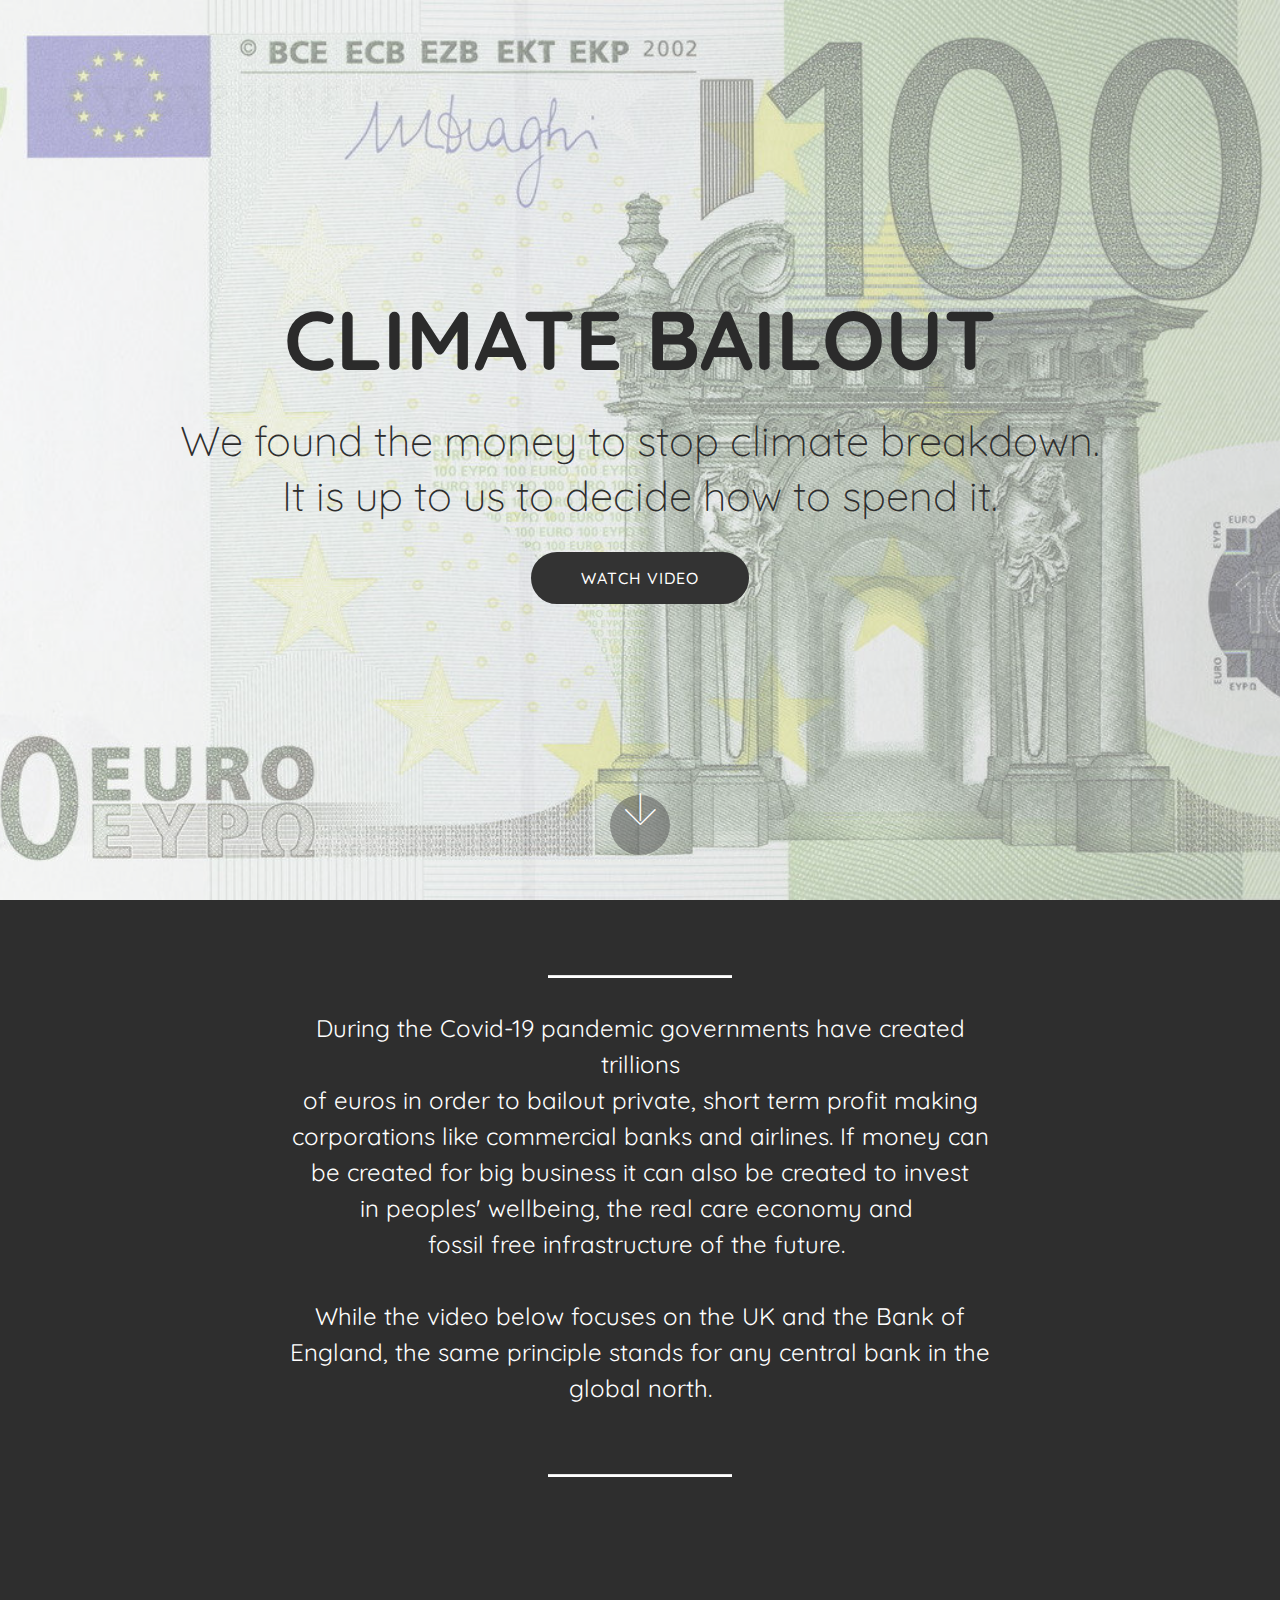
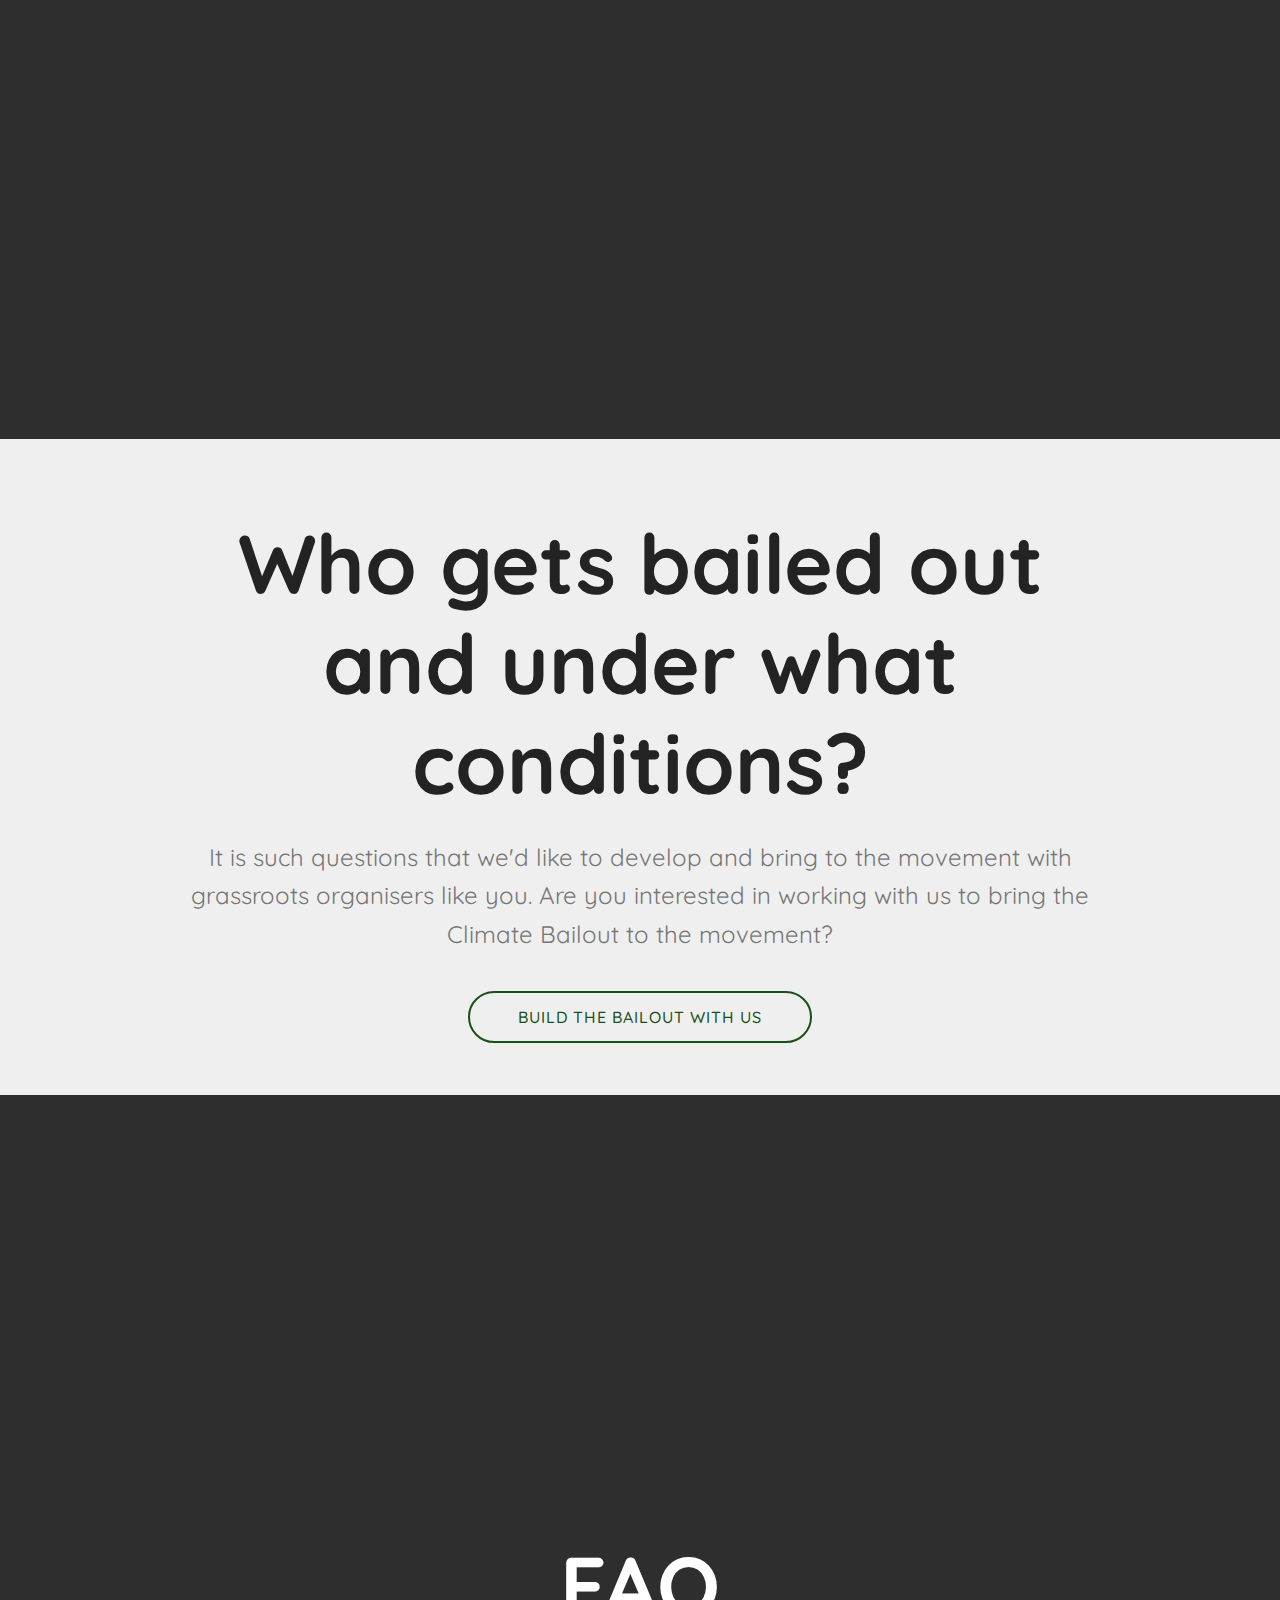
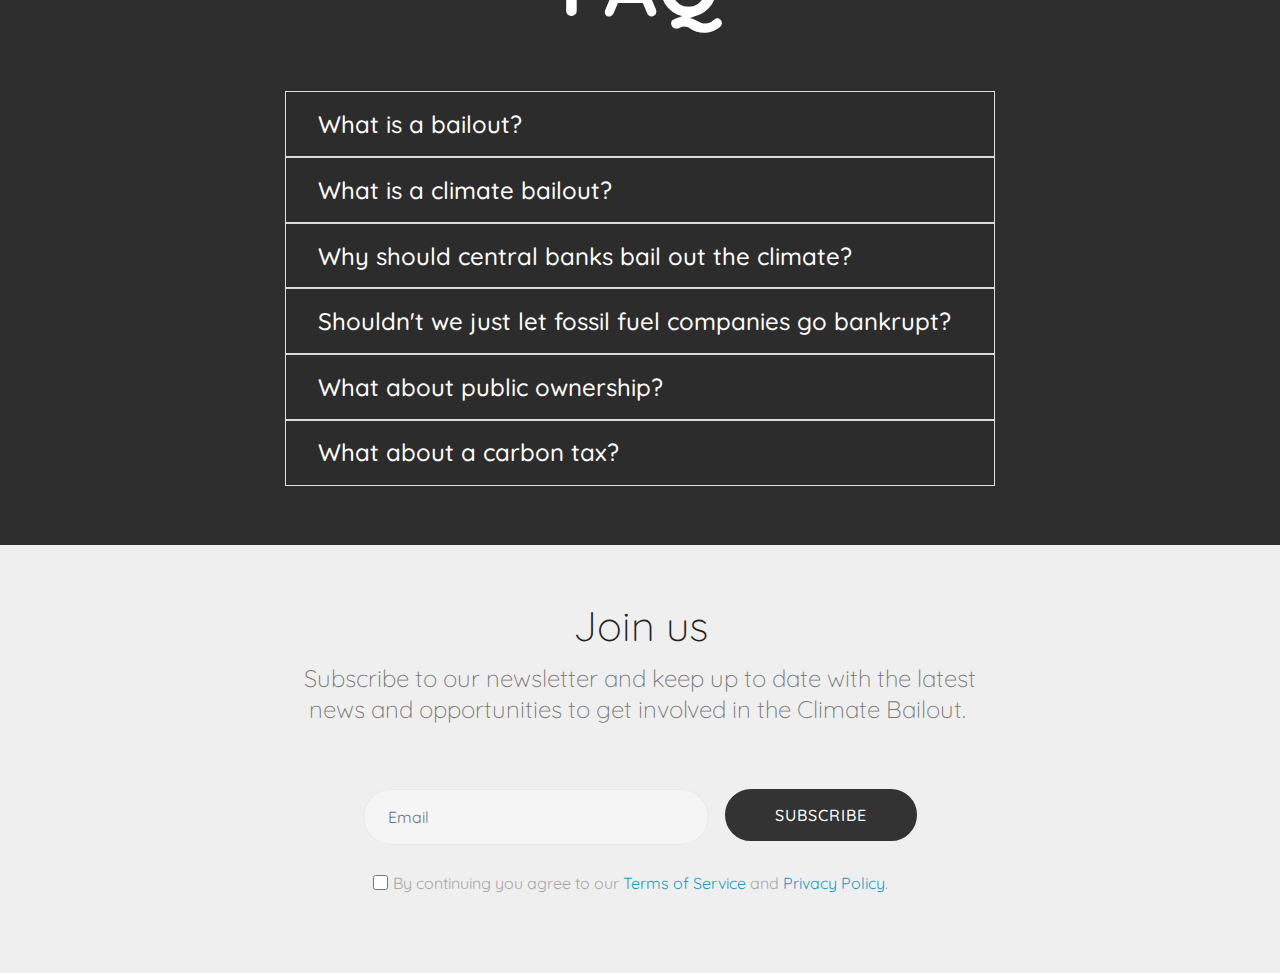
<file: index.html>
<!DOCTYPE html>
<html  >
<head>
  <!-- Site made with Mobirise Website Builder v4.12.4, https://mobirise.com -->
  <meta charset="UTF-8">
  <meta http-equiv="X-UA-Compatible" content="IE=edge">
  <meta name="generator" content="Mobirise v4.12.4, mobirise.com">
  <meta name="viewport" content="width=device-width, initial-scale=1, minimum-scale=1">
  <link rel="shortcut icon" href="assets/images/logo4.png" type="image/x-icon">
  <meta name="description" content="">
  
  
  <title>Home</title>
  <link rel="stylesheet" href="assets/web/assets/mobirise-icons/mobirise-icons.css">
  <link rel="stylesheet" href="assets/bootstrap/css/bootstrap.min.css">
  <link rel="stylesheet" href="assets/bootstrap/css/bootstrap-grid.min.css">
  <link rel="stylesheet" href="assets/bootstrap/css/bootstrap-reboot.min.css">
  <link rel="stylesheet" href="assets/web/assets/gdpr-plugin/gdpr-styles.css">
  <link rel="stylesheet" href="assets/tether/tether.min.css">
  <link rel="stylesheet" href="assets/theme/css/style.css">
  <link rel="preload" as="style" href="assets/mobirise/css/mbr-additional.css"><link rel="stylesheet" href="assets/mobirise/css/mbr-additional.css" type="text/css">
  
  
  
</head>
<body>
  <section class="cid-qTkA127IK8 mbr-fullscreen" id="header2-1">

    

    <div class="mbr-overlay" style="opacity: 0.5; background-color: rgb(255, 255, 255);"></div>

    <div class="container align-center">
        <div class="row justify-content-md-center">
            <div class="mbr-white col-md-10">
                <h1 class="mbr-section-title mbr-bold pb-3 mbr-fonts-style display-1">
                    CLIMATE BAILOUT</h1>
                <h3 class="mbr-section-subtitle align-center mbr-light pb-3 mbr-fonts-style display-2">We found the money to stop climate breakdown.<br>It is up to us to decide how to spend it.</h3>
                
                <div class="mbr-section-btn"><a class="btn btn-md btn-black display-4" href="index.html#video1-g">WATCH VIDEO</a></div>
            </div>
        </div>
    </div>
    <div class="mbr-arrow hidden-sm-down" aria-hidden="true">
        <a href="#next">
            <i class="mbri-down mbr-iconfont"></i>
        </a>
    </div>
</section>

<section class="engine"><a href="https://mobirise.info/o">free portfolio site templates</a></section><section class="mbr-section article content10 cid-s43pZenLax" id="content10-j">
    
     

    <div class="container">
        <div class="inner-container" style="width: 66%;">
            <hr class="line" style="width: 25%;">
            <div class="section-text align-center mbr-white mbr-fonts-style display-5"><div>During the Covid-19 pandemic governments have created trillions </div><div>of euros in order to bailout private, short term profit making corporations like commercial banks and airlines. If money can be created for big business it can also be created to invest</div><div>in&nbsp;<span style="font-size: 1.5rem;">peoples' wellbeing, the real care economy and</span><span style="font-size: 1.5rem;">&nbsp;</span></div><div><span style="font-size: 1.5rem;">fossil free infrastructure of the future.&nbsp;</span></div><div><br></div><div>While the video below focuses on the UK and the Bank of England, the same principle stands for any central bank in the global north.</div><div>&nbsp;</div></div>
            <hr class="line" style="width: 25%;">
        </div>
    </div>
</section>

<section class="cid-s43oopaMWm" id="video1-g">

    
    
    <figure class="mbr-figure align-center container">
        <div class="video-block" style="width: 66%;">
            <div><iframe class="mbr-embedded-video" src="https://www.youtube.com/embed/1doyLBvyvFE?rel=0&amp;amp;showinfo=0&amp;autoplay=1&amp;loop=1&amp;playlist=1doyLBvyvFE" width="1280" height="720" frameborder="0" allowfullscreen></iframe></div>
        </div>
    </figure>
</section>

<section class="header1 cid-s3vUO1Bbe3" id="header16-9">

    

    

    <div class="container">
        <div class="row justify-content-md-center">
            <div class="col-md-10 align-center">
                <h1 class="mbr-section-title mbr-bold pb-3 mbr-fonts-style display-1">Who gets bailed out and under what conditions?</h1>
                
                <p class="mbr-text pb-3 mbr-fonts-style display-5">It is such questions that we'd like to develop and bring to the movement with grassroots organisers like you. Are you interested in working with us to bring the Climate Bailout to the movement?<br></p>
                <div class="mbr-section-btn"><a class="btn btn-md btn-secondary-outline display-4" href="page1.html" target="_blank">BUILD THE BAILOUT WITH US</a></div>
            </div>
        </div>
    </div>

</section>

<section class="cid-s4UH6r8R3j" id="video3-11">

    
    
    <figure class="mbr-figure align-center container">
        <div class="video-block" style="width: 49%;">
            <div><iframe class="mbr-embedded-video" src="https://www.youtube.com/embed/M9CF0mjy9ks?rel=0&amp;amp;showinfo=0&amp;autoplay=0&amp;loop=0" width="1280" height="720" frameborder="0" allowfullscreen></iframe></div>
        </div>
    </figure>
</section>

<section class="toggle1 cid-s3v5VnDqPe" id="toggle1-7">

    

    
        <div class="container">
            <div class="media-container-row">
                <div class="col-12 col-md-8">
                    <div class="section-head text-center space30">
                       <h2 class="mbr-section-title pb-5 mbr-fonts-style display-1"><strong>FAQ
                        </strong></h2>
                    </div>
                    <div class="clearfix"></div>
                    <div id="bootstrap-toggle" class="toggle-panel accordionStyles tab-content">
                        <div class="card">
                            <div class="card-header" role="tab" id="headingOne">
                                <a role="button" class="collapsed panel-title text-black" data-toggle="collapse" data-core="" href="#collapse1_5" aria-expanded="false" aria-controls="collapse1">
                                    <h4 class="mbr-fonts-style display-5">What is a bailout?
                                    </h4>
                                </a>
                            </div>
                            <div id="collapse1_5" class="panel-collapse noScroll collapse" role="tabpanel" aria-labelledby="headingOne">
                                <div class="panel-body p-4">
                                    <p class="mbr-fonts-style panel-text display-7">
                                       A bailout, in its simplest form, is the provision of government created money, supplied by central banks, to help failing companies or states. During financial crises, banks and governments have been bailed out by printing hundreds of billions of Euros/Dollars.</p>
                                </div>
                            </div>
                        </div>
                        <div class="card">
                            <div class="card-header" role="tab" id="headingTwo">
                                <a role="button" class="collapsed panel-title text-black" data-toggle="collapse" data-core="" href="#collapse2_5" aria-expanded="false" aria-controls="collapse2">
                                    <h4 class="mbr-fonts-style display-5">What is a climate bailout?</h4>
                                </a>

                            </div>
                            <div id="collapse2_5" class="panel-collapse noScroll collapse" role="tabpanel" aria-labelledby="headingTwo">
                                <div class="panel-body p-4">
                                    <p class="mbr-fonts-style panel-text display-7">The climate emergency is an unprecedented crisis requiring an unprecedented response. We propose the provision of government created money as a key mechanism in helping mitigate climate breakdown and enabling a swift and just transition away from fossil fuels.</p>
                                </div>
                            </div>
                        </div>
                        <div class="card">
                            <div class="card-header" role="tab" id="headingThree">
                                <a role="button" class="collapsed panel-title text-black" data-toggle="collapse" data-core="" href="#collapse3_5" aria-expanded="false" aria-controls="collapse3">
                                    <h4 class="mbr-fonts-style display-5"><div>Why should central banks bail out the climate?</div></h4>
                                </a>
                            </div>
                            <div id="collapse3_5" class="panel-collapse noScroll collapse" role="tabpanel" aria-labelledby="headingThree">
                                <div class="panel-body p-4">
                                    <p class="mbr-fonts-style panel-text display-7">Central banks have a mandate to safeguard financial stability. When fossil fuel companies rapidly lose value, e.g. due to climate emergency response measures, this threatens financial stability. A climate bailout can help ensure an orderly transition from fossil fuels to 100% renewable energy, while maintaining financial stability.&nbsp;<br></p>
                                </div>
                            </div>
                        </div>
                        <div class="card">
                            <div class="card-header" role="tab" id="headingThree">
                                <a role="button" class="collapsed panel-title text-black" data-toggle="collapse" data-core="" href="#collapse4_5" aria-expanded="false" aria-controls="collapse4">
                                    <h4 class="mbr-fonts-style display-5">Shouldn't we just let fossil fuel companies go bankrupt?</h4>
                                </a>
                            </div>
                            <div id="collapse4_5" class="panel-collapse noScroll collapse" role="tabpanel" aria-labelledby="headingThree">
                                <div class="panel-body p-4">
                                    <p class="mbr-fonts-style panel-text display-7">Fossil fuel investors are gamblers: they bet on continuing a model that will destroy our common home as long as possible to extract money. The stakes in this gamble are very high: fossil fuel infrastructure as of today is worth trillions of Euros on the market. BUT, be it due to an adequate political response to the climate emergency, the falling cost of renewables, or some other unforeseeable event (e.g. a global pandemic) that infrastructure stands to become worthless - the gamble is lost for those betting on fossil fuels. That’s why the powerful actors who have placed their bets on fossil fuels are doing everything they can to keep winning, including pushing our governments to scrap, delay or water down climate-protection measures. And so far, they are winning. The climate bailout will get these people out of the way by creating a tool that allows fossil fuel investors to swap their bet from fossils to renewables, but under the condition that the fossil fuel infrastructure is shut down for good, renewables are put in its place, and environmental and social responsibilities are covered in the shut-down.</p>
                                </div>
                            </div>
                        </div>
                        <div class="card">
                            <div class="card-header" role="tab" id="headingThree">
                                <a role="button" class="collapsed panel-title text-black" data-toggle="collapse" data-core="" href="#collapse5_5" aria-expanded="false" aria-controls="collapse5">
                                    <h4 class="mbr-fonts-style display-5">What about public ownership?</h4>
                                </a>
                            </div>
                            <div id="collapse5_5" class="panel-collapse noScroll collapse" role="tabpanel" aria-labelledby="headingThree">
                                <div class="panel-body p-4">
                                    <p class="mbr-fonts-style panel-text display-7">In some places public ownership of fossil fuel companies is most likely the best way to ensure a quick exit from fossil fuels. In other places (e.g. Poland, where the coal industry is already owned and run by public companies) a different approach may be needed. <br><br>Making sure that any bailouts for the industry come with conditions, such as a majority public share of the company, is one of a number of ways to ensure that the industry is wound down in the timeframes needed and in a way that brings justice for impact peoples.<br></p>
                                </div>
                            </div>
                        </div>
                        <div class="card">
                            <div class="card-header" role="tab" id="headingThree">
                                <a role="button" class="collapsed panel-title text-black" data-toggle="collapse" data-core="" href="#collapse6_5" aria-expanded="false" aria-controls="collapse6">
                                    <h4 class="mbr-fonts-style display-5">What about a carbon tax?</h4>
                                </a>
                            </div>
                            <div id="collapse6_5" class="panel-collapse noScroll collapse" role="tabpanel" aria-labelledby="headingThree">
                                <div class="panel-body p-4">
                                    <p class="mbr-fonts-style panel-text display-7">A number of groups are calling for a carbon tax. We support these calls but a carbon tax alone will not provide the scale of investment needed to to mitigate the worst of the crisis. It’s estimated that between 500bn and 1trillion euros need to be invested every year for the next 15 years in transitioning European infrastructure away from fossil fuels. At best, a tax would bring a fraction of this amount.&nbsp;<br></p>
                                </div>
                            </div>
                        </div>
                    </div>
                </div>
            </div>
        </div>
</section>

<section class="mbr-section form3 cid-s3v64X91Cv" id="form3-8">

    

    

    <div class="container">
        <div class="row justify-content-center">
            <div class="title col-12 col-lg-8">
                <h2 class="align-center pb-2 mbr-fonts-style display-2">Join us</h2>
                <h3 class="mbr-section-subtitle align-center pb-5 mbr-light mbr-fonts-style display-5">Subscribe to our newsletter and keep up to date with the latest news and opportunities to get involved in the Climate Bailout.&nbsp;</h3>
            </div>
        </div>

        <div class="row py-2 justify-content-center">
            <div class="col-12 col-lg-6  col-md-8 " data-form-type="formoid">
                <!---Formbuilder Form--->
                <form action="https://mobirise.com/" method="POST" class="mbr-form form-with-styler" data-form-title="Mobirise Form"><input type="hidden" name="email" data-form-email="true" value="QXi4sdrIB+JZdapyo6kV5mORVDPIYXot+x8qj9Scruvxz9j8+oGoj9+IWxw8DtSDh3ui+SUvxYrIXyCBCyBczTcEUA3fZulnOwQLMI6Zu5IlfO65VfZHUyVm/QAxtNUj">
                    <div class="row">
                        <div hidden="hidden" data-form-alert="" class="alert alert-success col-12">Thanks for filling out the form!</div>
                        <div hidden="hidden" data-form-alert-danger="" class="alert alert-danger col-12">
                        </div>
                    </div>
                    <div class="dragArea row">
                        <div class="form-group col" data-for="email">
                            <input type="email" name="email" placeholder="Email" data-form-field="Email" required="required" class="form-control display-7" id="email-form3-8">
                        </div>
                        <div class="col-auto input-group-btn"><button type="submit" class="btn  btn-black display-4">SUBSCRIBE</button></div>
                    </div>
                <span class="gdpr-block">
<label>
<span class="textGDPR display-7" style="color: #a7a7a7"><input type="checkbox" name="gdpr" id="gdpr-form3-8" required="">By continuing you agree to our <a style="color: #149dcc; text-decoration: none;" href="terms.html">Terms of Service</a> and <a style="color: #149dcc; text-decoration: none;" href="policy.html">Privacy Policy</a>.</span>
</label>
</span></form><!---Formbuilder Form--->
            </div>
        </div>
    </div>
</section>


  <script src="assets/web/assets/jquery/jquery.min.js"></script>
  <script src="assets/popper/popper.min.js"></script>
  <script src="assets/bootstrap/js/bootstrap.min.js"></script>
  <script src="assets/tether/tether.min.js"></script>
  <script src="assets/smoothscroll/smooth-scroll.js"></script>
  <script src="assets/mbr-switch-arrow/mbr-switch-arrow.js"></script>
  <script src="assets/theme/js/script.js"></script>
  <script src="assets/formoid/formoid.min.js"></script>
  
  
</body>
</html>
</file>
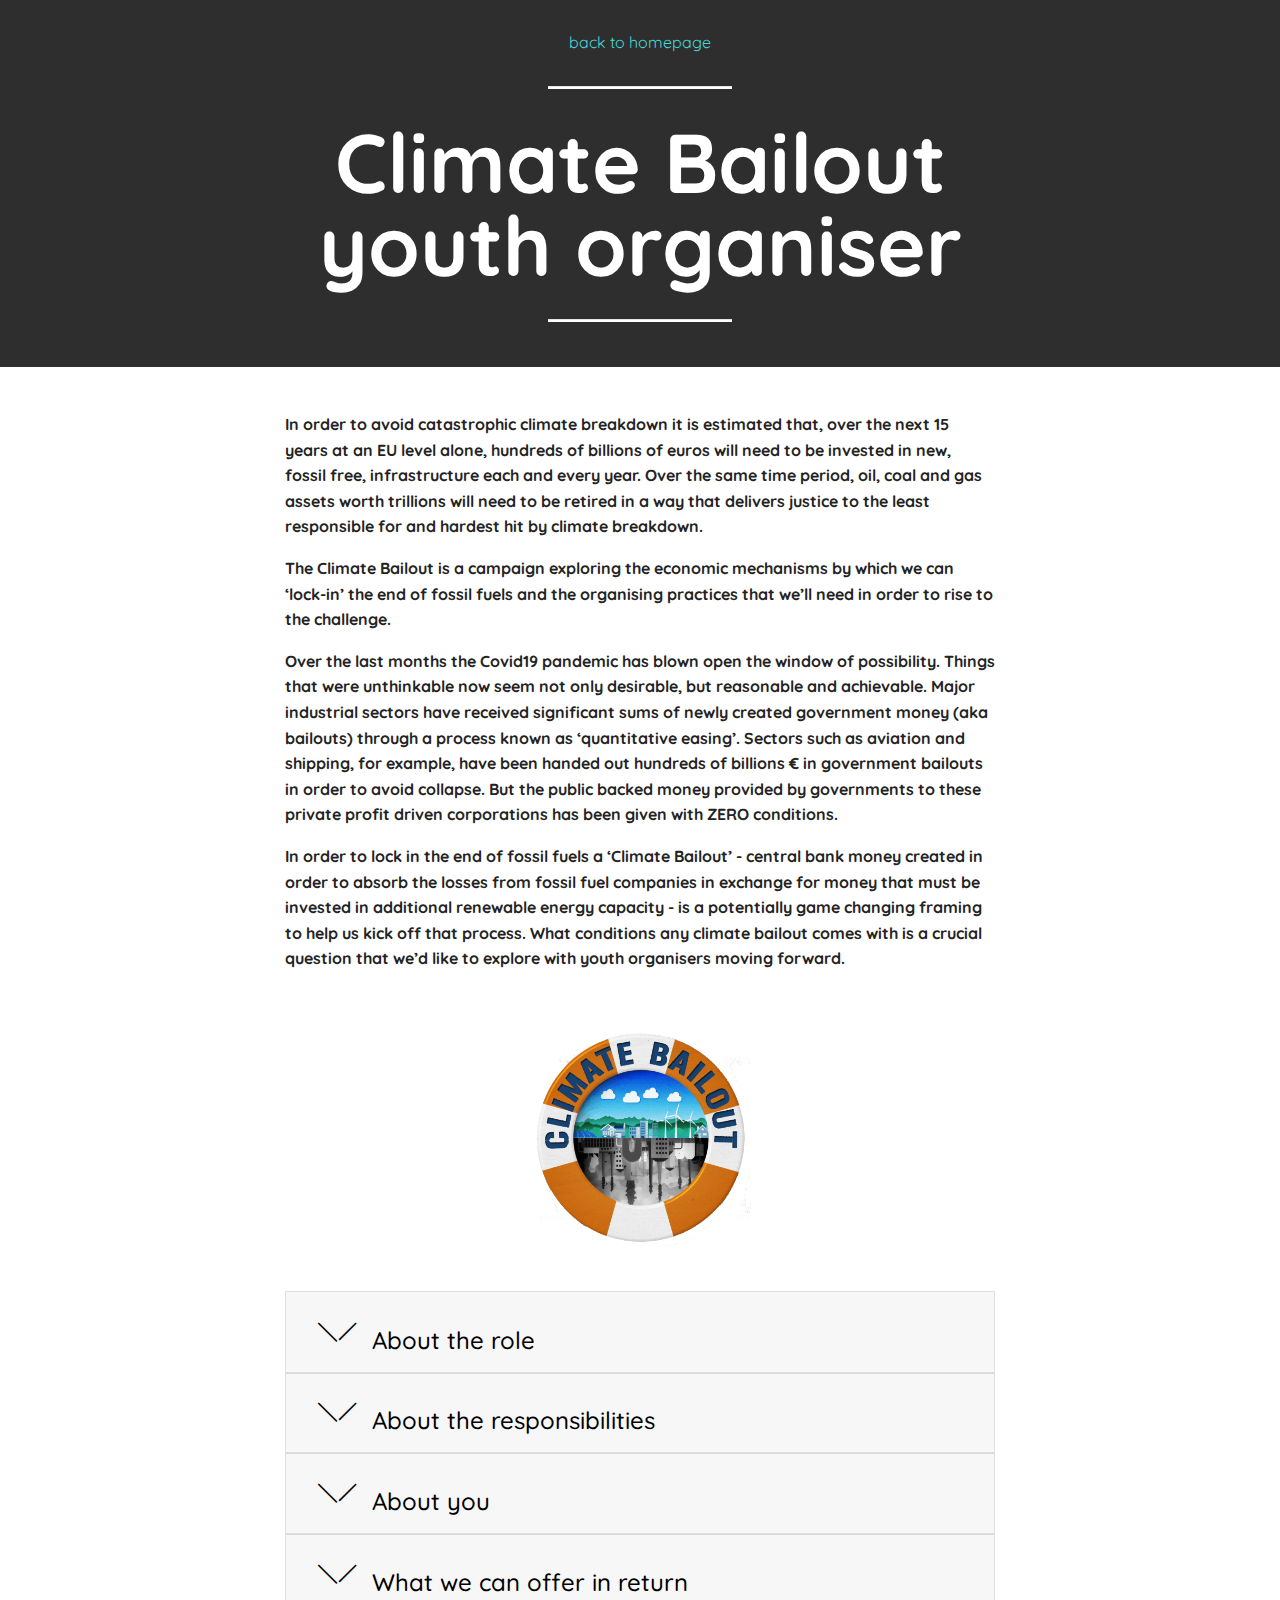
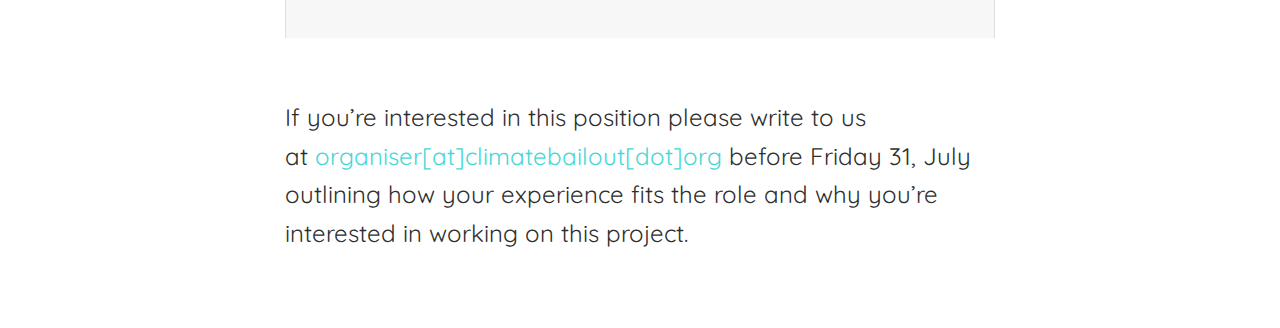
<file: page1.html>
<!DOCTYPE html>
<html  >
<head>
  <!-- Site made with Mobirise Website Builder v4.12.4, https://mobirise.com -->
  <meta charset="UTF-8">
  <meta http-equiv="X-UA-Compatible" content="IE=edge">
  <meta name="generator" content="Mobirise v4.12.4, mobirise.com">
  <meta name="viewport" content="width=device-width, initial-scale=1, minimum-scale=1">
  <link rel="shortcut icon" href="assets/images/logo4.png" type="image/x-icon">
  <meta name="description" content="Website Builder Description">
  
  
  <title>Work with us</title>
  <link rel="stylesheet" href="assets/web/assets/mobirise-icons/mobirise-icons.css">
  <link rel="stylesheet" href="assets/bootstrap/css/bootstrap.min.css">
  <link rel="stylesheet" href="assets/bootstrap/css/bootstrap-grid.min.css">
  <link rel="stylesheet" href="assets/bootstrap/css/bootstrap-reboot.min.css">
  <link rel="stylesheet" href="assets/web/assets/gdpr-plugin/gdpr-styles.css">
  <link rel="stylesheet" href="assets/tether/tether.min.css">
  <link rel="stylesheet" href="assets/theme/css/style.css">
  <link rel="preload" as="style" href="assets/mobirise/css/mbr-additional.css"><link rel="stylesheet" href="assets/mobirise/css/mbr-additional.css" type="text/css">
  
  
  
</head>
<body>
  <section once="footers" class="cid-s4OWISW4xF" id="footer6-z">

    

    

    <div class="container">
        <div class="media-container-row align-center mbr-white">
            <div class="col-12">
                <p class="mbr-text mb-0 mbr-fonts-style display-7">
                    <a href="index.html">back to homepage</a></p>
            </div>
        </div>
    </div>
</section>

<section class="engine"><a href="https://mobirise.info/k">how to develop own website</a></section><section class="mbr-section article content10 cid-s43A5uUQht" id="content10-o">
    
     

    <div class="container">
        <div class="inner-container" style="width: 66%;">
            <hr class="line" style="width: 25%;">
            <div class="section-text align-center mbr-white mbr-fonts-style display-1"><strong>Climate Bailout youth organiser</strong></div>
            <hr class="line" style="width: 25%;">
        </div>
    </div>
</section>

<section class="mbr-section article content1 cid-s43zALOTiz" id="content1-l">
    
     

    <div class="container">
        <div class="media-container-row">
            <div class="mbr-text col-12 mbr-fonts-style display-7 col-md-8"><p><strong>In order to avoid catastrophic climate breakdown it is estimated that, over the next 15 years at an EU level alone, hundreds of billions of euros will need to be invested in new, fossil free, infrastructure each and every year. Over the same time period, oil, coal and gas assets worth trillions will need to be retired in a way that delivers justice to the least responsible for and hardest hit by climate breakdown.&nbsp;</strong></p><p><strong>The Climate Bailout is a campaign exploring the economic mechanisms by which we can ‘lock-in’ the end of fossil fuels and the organising practices that we’ll need in order to rise to the challenge.&nbsp;</strong></p><p><strong>Over the last months the Covid19 pandemic has blown open the window of possibility. Things that were unthinkable now seem not only desirable, but reasonable and achievable.  Major industrial sectors have received significant sums of newly created government money (aka bailouts) through a process known as ‘quantitative easing’. Sectors such as aviation and shipping, for example, have been handed out hundreds of billions € in government bailouts in order to avoid collapse. But the public backed money provided by governments to these private profit driven corporations has been given with ZERO conditions.&nbsp;</strong></p><p><strong>In order to lock in the end of fossil fuels a ‘Climate Bailout’ - central bank money created in order to absorb the losses from fossil fuel companies in exchange for money that must be invested in additional renewable energy capacity - is a potentially game changing framing to help us kick off that process. What conditions any climate bailout comes with is a crucial question that we’d like to explore with youth organisers moving forward.</strong><br></p><p><strong><br></strong></p></div>
        </div>
    </div>
</section>

<section class="cid-s4OVbgPoWi" id="image1-x">

    

    <figure class="mbr-figure container">
        <div class="image-block" style="width: 20%;">
            <img src="assets/images/climate-bailout-logo-1466x825.png" width="1400" alt="Mobirise" title="">
            
        </div>
    </figure>
</section>

<section class="toggle1 cid-s43Cy0MGuX" id="toggle1-r">

    

    
        <div class="container">
            <div class="media-container-row">
                <div class="col-12 col-md-8">
                    <div class="section-head text-center space30">
                       
                    </div>
                    <div class="clearfix"></div>
                    <div id="bootstrap-toggle" class="toggle-panel accordionStyles tab-content">
                        <div class="card">
                            <div class="card-header" role="tab" id="headingOne">
                                <a role="button" class="collapsed panel-title text-black" data-toggle="collapse" data-core="" href="#collapse1_11" aria-expanded="false" aria-controls="collapse1">
                                    <h4 class="mbr-fonts-style display-5">
                                        <span class="sign mbr-iconfont mbri-arrow-down inactive"></span>About the role</h4>
                                </a>
                            </div>
                            <div id="collapse1_11" class="panel-collapse noScroll collapse" role="tabpanel" aria-labelledby="headingOne">
                                <div class="panel-body p-4">
                                    <p class="mbr-fonts-style panel-text display-7">
                                       The Climate Bailout is a new campaign supported by LINGO, New Economics Foundation and the World Future Council. While the technical details are still in the early stages of development, there is a deep enough understanding - i.e. that we need to organise for a swift, managed retirement of the fossil fuel industry - to start to engage more people in the development of the movement building aspects of this campaign.</p>
                                </div>
                            </div>
                        </div>
                        <div class="card">
                            <div class="card-header" role="tab" id="headingTwo">
                                <a role="button" class="collapsed panel-title text-black" data-toggle="collapse" data-core="" href="#collapse2_11" aria-expanded="false" aria-controls="collapse2">
                                    <h4 class="mbr-fonts-style display-5">
                                        <span class="sign mbr-iconfont mbri-arrow-down inactive"></span>About the responsibilities</h4>
                                </a>

                            </div>
                            <div id="collapse2_11" class="panel-collapse noScroll collapse" role="tabpanel" aria-labelledby="headingTwo">
                                <div class="panel-body p-4">
                                    <p class="mbr-fonts-style panel-text display-7"><strong>+</strong> connect and convene youth organisers to develop a collective working knowledge and understanding of what role a Climate Bailout could have in the energy transition and its connectedness to other economic approaches to tackling the climate crisis <br><strong>+</strong> help develop campaign and organising strategy and tactics<br><strong>+&nbsp;</strong>develop and organise the translation of materials in German<br><strong>+</strong> represent the climate bailout campaign at public events<br>other tasks as determined through the development of the campaign<br></p>
                                </div>
                            </div>
                        </div>
                        <div class="card">
                            <div class="card-header" role="tab" id="headingThree">
                                <a role="button" class="collapsed panel-title text-black" data-toggle="collapse" data-core="" href="#collapse3_11" aria-expanded="false" aria-controls="collapse3">
                                    <h4 class="mbr-fonts-style display-5">
                                        <span class="sign mbr-iconfont mbri-arrow-down inactive"></span>About you</h4>
                                </a>
                            </div>
                            <div id="collapse3_11" class="panel-collapse noScroll collapse" role="tabpanel" aria-labelledby="headingThree">
                                <div class="panel-body p-4">
                                    <p class="mbr-fonts-style panel-text display-7"><strong>+&nbsp;</strong>you’ve been actively organising in a youth context in Germany for at least a year<br><strong>+</strong> you’ve set up and/or helped to lead a local Fridays for Future group and/or working group and gained some hands-on experience facilitating meetings and group processes and are well connected to youth organisers across Germany, and more broadly in Europe. <br><strong>+</strong> you’re motivated to gain more skills and experience in building and running campaigns and an understanding of the role of civil disobedience as a critical tool for achieving social change. <br><strong>+&nbsp;</strong>you’re fluent in German and while your English might not be perfect you are confident to communicate in it<br></p>
                                </div>
                            </div>
                        </div>
                        <div class="card">
                            <div class="card-header" role="tab" id="headingThree">
                                <a role="button" class="collapsed panel-title text-black" data-toggle="collapse" data-core="" href="#collapse4_11" aria-expanded="false" aria-controls="collapse4">
                                    <h4 class="mbr-fonts-style display-5">
                                        <span class="sign mbr-iconfont mbri-arrow-down inactive"></span>What we can offer in return&nbsp;<div><br></div></h4>
                                </a>
                            </div>
                            <div id="collapse4_11" class="panel-collapse noScroll collapse" role="tabpanel" aria-labelledby="headingThree">
                                <div class="panel-body p-4">
                                    <p class="mbr-fonts-style panel-text display-7"><strong>+</strong> opportunity to gain organising experience with guidance from experienced climate activists and organizers in a new exciting campaign context. <br><strong>+</strong> a small (but not insignificant) monthly stipend to support you while working on the project<br></p>
                                </div>
                            </div>
                        </div>
                        
                        
                    </div>
                </div>
            </div>
        </div>
</section>

<section class="mbr-section article content1 cid-s43zFNd3b7" id="content1-n">
    
     

    <div class="container">
        <div class="media-container-row">
            <div class="mbr-text col-12 mbr-fonts-style display-5 col-md-8"><p>If you’re interested in this position please write to us at&nbsp;<strong><a href="mailto:organiser@climatebailout.org">organiser[at]climatebailout[dot]org</a></strong>&nbsp;before Friday 31, July outlining how your experience fits the role and why you’re interested in working on this project.</p></div>
        </div>
    </div>
</section>


  <script src="assets/web/assets/jquery/jquery.min.js"></script>
  <script src="assets/popper/popper.min.js"></script>
  <script src="assets/bootstrap/js/bootstrap.min.js"></script>
  <script src="assets/tether/tether.min.js"></script>
  <script src="assets/smoothscroll/smooth-scroll.js"></script>
  <script src="assets/mbr-switch-arrow/mbr-switch-arrow.js"></script>
  <script src="assets/theme/js/script.js"></script>
  
  
</body>
</html>
</file>
<file: assets/web/assets/mobirise-icons/mobirise-icons.css>
@font-face {
  font-family: 'MobiriseIcons';
  src:  url('mobirise-icons.eot?spat4u');
  src:  url('mobirise-icons.eot?spat4u#iefix') format('embedded-opentype'),
    url('mobirise-icons.ttf?spat4u') format('truetype'),
    url('mobirise-icons.woff?spat4u') format('woff'),
    url('mobirise-icons.svg?spat4u#MobiriseIcons') format('svg');
  font-weight: normal;
  font-style: normal;
  font-display: swap;
}

[class^="mbri-"], [class*=" mbri-"] {
  /* use !important to prevent issues with browser extensions that change fonts */
  font-family: MobiriseIcons !important;
  speak: none;
  font-style: normal;
  font-weight: normal;
  font-variant: normal;
  text-transform: none;
  line-height: 1;

  /* Better Font Rendering =========== */
  -webkit-font-smoothing: antialiased;
  -moz-osx-font-smoothing: grayscale;
}

.mbri-add-submenu:before {
  content: "\e900";
}
.mbri-alert:before {
  content: "\e901";
}
.mbri-align-center:before {
  content: "\e902";
}
.mbri-align-justify:before {
  content: "\e903";
}
.mbri-align-left:before {
  content: "\e904";
}
.mbri-align-right:before {
  content: "\e905";
}
.mbri-android:before {
  content: "\e906";
}
.mbri-apple:before {
  content: "\e907";
}
.mbri-arrow-down:before {
  content: "\e908";
}
.mbri-arrow-next:before {
  content: "\e909";
}
.mbri-arrow-prev:before {
  content: "\e90a";
}
.mbri-arrow-up:before {
  content: "\e90b";
}
.mbri-bold:before {
  content: "\e90c";
}
.mbri-bookmark:before {
  content: "\e90d";
}
.mbri-bootstrap:before {
  content: "\e90e";
}
.mbri-briefcase:before {
  content: "\e90f";
}
.mbri-browse:before {
  content: "\e910";
}
.mbri-bulleted-list:before {
  content: "\e911";
}
.mbri-calendar:before {
  content: "\e912";
}
.mbri-camera:before {
  content: "\e913";
}
.mbri-cart-add:before {
  content: "\e914";
}
.mbri-cart-full:before {
  content: "\e915";
}
.mbri-cash:before {
  content: "\e916";
}
.mbri-change-style:before {
  content: "\e917";
}
.mbri-chat:before {
  content: "\e918";
}
.mbri-clock:before {
  content: "\e919";
}
.mbri-close:before {
  content: "\e91a";
}
.mbri-cloud:before {
  content: "\e91b";
}
.mbri-code:before {
  content: "\e91c";
}
.mbri-contact-form:before {
  content: "\e91d";
}
.mbri-credit-card:before {
  content: "\e91e";
}
.mbri-cursor-click:before {
  content: "\e91f";
}
.mbri-cust-feedback:before {
  content: "\e920";
}
.mbri-database:before {
  content: "\e921";
}
.mbri-delivery:before {
  content: "\e922";
}
.mbri-desktop:before {
  content: "\e923";
}
.mbri-devices:before {
  content: "\e924";
}
.mbri-down:before {
  content: "\e925";
}
.mbri-download:before {
  content: "\e989";
}
.mbri-drag-n-drop:before {
  content: "\e927";
}
.mbri-drag-n-drop2:before {
  content: "\e928";
}
.mbri-edit:before {
  content: "\e929";
}
.mbri-edit2:before {
  content: "\e92a";
}
.mbri-error:before {
  content: "\e92b";
}
.mbri-extension:before {
  content: "\e92c";
}
.mbri-features:before {
  content: "\e92d";
}
.mbri-file:before {
  content: "\e92e";
}
.mbri-flag:before {
  content: "\e92f";
}
.mbri-folder:before {
  content: "\e930";
}
.mbri-gift:before {
  content: "\e931";
}
.mbri-github:before {
  content: "\e932";
}
.mbri-globe:before {
  content: "\e933";
}
.mbri-globe-2:before {
  content: "\e934";
}
.mbri-growing-chart:before {
  content: "\e935";
}
.mbri-hearth:before {
  content: "\e936";
}
.mbri-help:before {
  content: "\e937";
}
.mbri-home:before {
  content: "\e938";
}
.mbri-hot-cup:before {
  content: "\e939";
}
.mbri-idea:before {
  content: "\e93a";
}
.mbri-image-gallery:before {
  content: "\e93b";
}
.mbri-image-slider:before {
  content: "\e93c";
}
.mbri-info:before {
  content: "\e93d";
}
.mbri-italic:before {
  content: "\e93e";
}
.mbri-key:before {
  content: "\e93f";
}
.mbri-laptop:before {
  content: "\e940";
}
.mbri-layers:before {
  content: "\e941";
}
.mbri-left-right:before {
  content: "\e942";
}
.mbri-left:before {
  content: "\e943";
}
.mbri-letter:before {
  content: "\e944";
}
.mbri-like:before {
  content: "\e945";
}
.mbri-link:before {
  content: "\e946";
}
.mbri-lock:before {
  content: "\e947";
}
.mbri-login:before {
  content: "\e948";
}
.mbri-logout:before {
  content: "\e949";
}
.mbri-magic-stick:before {
  content: "\e94a";
}
.mbri-map-pin:before {
  content: "\e94b";
}
.mbri-menu:before {
  content: "\e94c";
}
.mbri-mobile:before {
  content: "\e94d";
}
.mbri-mobile2:before {
  content: "\e94e";
}
.mbri-mobirise:before {
  content: "\e94f";
}
.mbri-more-horizontal:before {
  content: "\e950";
}
.mbri-more-vertical:before {
  content: "\e951";
}
.mbri-music:before {
  content: "\e952";
}
.mbri-new-file:before {
  content: "\e953";
}
.mbri-numbered-list:before {
  content: "\e954";
}
.mbri-opened-folder:before {
  content: "\e955";
}
.mbri-pages:before {
  content: "\e956";
}
.mbri-paper-plane:before {
  content: "\e957";
}
.mbri-paperclip:before {
  content: "\e958";
}
.mbri-photo:before {
  content: "\e959";
}
.mbri-photos:before {
  content: "\e95a";
}
.mbri-pin:before {
  content: "\e95b";
}
.mbri-play:before {
  content: "\e95c";
}
.mbri-plus:before {
  content: "\e95d";
}
.mbri-preview:before {
  content: "\e95e";
}
.mbri-print:before {
  content: "\e95f";
}
.mbri-protect:before {
  content: "\e960";
}
.mbri-question:before {
  content: "\e961";
}
.mbri-quote-left:before {
  content: "\e962";
}
.mbri-quote-right:before {
  content: "\e963";
}
.mbri-refresh:before {
  content: "\e964";
}
.mbri-responsive:before {
  content: "\e965";
}
.mbri-right:before {
  content: "\e966";
}
.mbri-rocket:before {
  content: "\e967";
}
.mbri-sad-face:before {
  content: "\e968";
}
.mbri-sale:before {
  content: "\e969";
}
.mbri-save:before {
  content: "\e96a";
}
.mbri-search:before {
  content: "\e96b";
}
.mbri-setting:before {
  content: "\e96c";
}
.mbri-setting2:before {
  content: "\e96d";
}
.mbri-setting3:before {
  content: "\e96e";
}
.mbri-share:before {
  content: "\e96f";
}
.mbri-shopping-bag:before {
  content: "\e970";
}
.mbri-shopping-basket:before {
  content: "\e971";
}
.mbri-shopping-cart:before {
  content: "\e972";
}
.mbri-sites:before {
  content: "\e973";
}
.mbri-smile-face:before {
  content: "\e974";
}
.mbri-speed:before {
  content: "\e975";
}
.mbri-star:before {
  content: "\e976";
}
.mbri-success:before {
  content: "\e977";
}
.mbri-sun:before {
  content: "\e978";
}
.mbri-sun2:before {
  content: "\e979";
}
.mbri-tablet:before {
  content: "\e97a";
}
.mbri-tablet-vertical:before {
  content: "\e97b";
}
.mbri-target:before {
  content: "\e97c";
}
.mbri-timer:before {
  content: "\e97d";
}
.mbri-to-ftp:before {
  content: "\e97e";
}
.mbri-to-local-drive:before {
  content: "\e97f";
}
.mbri-touch-swipe:before {
  content: "\e980";
}
.mbri-touch:before {
  content: "\e981";
}
.mbri-trash:before {
  content: "\e982";
}
.mbri-underline:before {
  content: "\e983";
}
.mbri-unlink:before {
  content: "\e984";
}
.mbri-unlock:before {
  content: "\e985";
}
.mbri-up-down:before {
  content: "\e986";
}
.mbri-up:before {
  content: "\e987";
}
.mbri-update:before {
  content: "\e988";
}
.mbri-upload:before {
 content: "\e926"; 
}
.mbri-user:before {
  content: "\e98a";
}
.mbri-user2:before {
  content: "\e98b";
}
.mbri-users:before {
  content: "\e98c";
}
.mbri-video:before {
  content: "\e98d";
}
.mbri-video-play:before {
  content: "\e98e";
}
.mbri-watch:before {
  content: "\e98f";
}
.mbri-website-theme:before {
  content: "\e990";
}
.mbri-wifi:before {
  content: "\e991";
}
.mbri-windows:before {
  content: "\e992";
}
.mbri-zoom-out:before {
  content: "\e993";
}
.mbri-redo:before {
  content: "\e994";
}
.mbri-undo:before {
  content: "\e995";
}
</file>
<file: assets/web/assets/gdpr-plugin/gdpr-styles.css>
.gdpr-block {
    padding: 10px;
    font-size: 14px;
    display: block;
    width: 100%;
    text-align: center;
}
.gdpr-block.covert {
	display: none;
}
.textGDPR {
    position: relative;
}
.gdpr-block label span.textGDPR input[name='gdpr']{
    width: 15px;
    height: 15px;
    margin: 0;
    position: absolute;
    top: 2px;
    left: -20px;
}
.gdpr-block label {
    color: #a7a7a7;
    vertical-align: middle;
    user-select: none;
    margin-bottom: 0;
}
</file>
<file: assets/theme/css/style.css>
/*!
 * Mobirise v4 theme (https://mobirise.com/)
 * Copyright 2017 Mobirise
 */
section {
  background-color: #eeeeee;
}

.form-control:focus {
  box-shadow: none;
}

:focus {
  outline: none;
}

body {
  font-style: normal;
  line-height: 1.5;
}

section,
.container,
.container-fluid {
  position: relative;
  word-wrap: break-word;
}

a.mbr-iconfont:hover {
  text-decoration: none;
}

.article .lead p,
.article .lead ul,
.article .lead ol,
.article .lead pre,
.article .lead blockquote {
  margin-bottom: 0;
}

ul,
ol,
pre,
blockquote {
  margin-bottom: 2.3125rem;
}

pre {
  background: #f4f4f4;
  padding: 10px 24px;
  white-space: pre-wrap;
}

.inactive {
  -webkit-user-select: none;
  -moz-user-select: none;
  -ms-user-select: none;
  user-select: none;
  pointer-events: none;
  -webkit-user-drag: none;
  user-drag: none;
}

.mbr-section__comments .row {
  justify-content: center;
  -webkit-justify-content: center;
}

a {
  font-style: normal;
  font-weight: 400;
  cursor: pointer;
}

a, a:hover {
  text-decoration: none;
}

figure {
  margin-bottom: 0;
}

body {
  color: #232323;
}

h1,
h2,
h3,
h4,
h5,
h6,
.h1,
.h2,
.h3,
.h4,
.h5,
.h6,
.display-1,
.display-2,
.display-3,
.display-4 {
  line-height: 1;
  word-break: break-word;
  word-wrap: break-word;
}

.mbr-section-title {
  font-style: normal;
  line-height: 1.2;
}

.mbr-section-subtitle {
  line-height: 1.3;
}

.mbr-text {
  font-style: normal;
  line-height: 1.6;
}

b,
strong {
  font-weight: bold;
}

blockquote {
  padding: 10px 0 10px 20px;
  position: relative;
  border-left: 2px solid;
  border-color: #ff3366;
}

input:-webkit-autofill, input:-webkit-autofill:hover, input:-webkit-autofill:focus, input:-webkit-autofill:active {
  transition-delay: 9999s;
  transition-property: background-color, color;
}

textarea[type='hidden'] {
  display: none;
}

body {
  position: relative;
}

section {
  background-position: 50% 50%;
  background-repeat: no-repeat;
  background-size: cover;
}

section .mbr-background-video,
section .mbr-background-video-preview {
  position: absolute;
  bottom: 0;
  left: 0;
  right: 0;
  top: 0;
}

.hidden {
  visibility: hidden;
}

.mbr-z-index20 {
  z-index: 20;
}

/*! Base colors */
.mbr-white {
  color: #ffffff;
}

.mbr-black {
  color: #000000;
}

.mbr-bg-white {
  background-color: #ffffff;
}

.mbr-bg-black {
  background-color: #000000;
}

/*! Text-aligns */
.align-left {
  text-align: left;
}

.align-center {
  text-align: center;
}

.align-right {
  text-align: right;
}

@media (max-width: 767px) {
  .align-left,
  .align-center,
  .align-right,
  .mbr-section-btn,
  .mbr-section-title {
    text-align: center;
  }
}

/*! Font-weight  */
.mbr-light {
  font-weight: 300;
}

.mbr-regular {
  font-weight: 400;
}

.mbr-semibold {
  font-weight: 500;
}

.mbr-bold {
  font-weight: 700;
}

/*! Media  */
.media-size-item {
  -moz-flex: 1 1 auto;
  -o-flex: 1 1 auto;
  flex: 1 1 auto;
}

.media-content {
  flex-basis: 100%;
}

.media-container-row {
  display: flex;
  flex-direction: row;
  flex-wrap: wrap;
  justify-content: center;
  align-content: center;
  align-items: start;
}

.media-container-row .media-size-item {
  width: 400px;
}

.media-container-column {
  display: flex;
  flex-direction: column;
  flex-wrap: wrap;
  justify-content: center;
  align-content: center;
  align-items: stretch;
}

.media-container-column > * {
  width: 100%;
}

@media (min-width: 992px) {
  .media-container-row {
    flex-wrap: nowrap;
  }
}

figure {
  overflow: hidden;
}

figure[mbr-media-size] {
  transition: width 0.1s;
}

.mbr-figure img,
.mbr-figure iframe {
  display: block;
  width: 100%;
}

.card {
  background-color: transparent;
  border: none;
}

.card-box {
  width: 100%;
}

.card-img {
  text-align: center;
  flex-shrink: 0;
  -webkit-flex-shrink: 0;
}

.media {
  max-width: 100%;
  margin: 0 auto;
}

.mbr-figure {
  -ms-grid-row-align: center;
  align-self: center;
}

.media-container > div {
  max-width: 100%;
}

.mbr-figure img,
.card-img img {
  width: 100%;
}

@media (max-width: 991px) {
  .media-size-item {
    width: auto !important;
  }
  .media {
    width: auto;
  }
  .mbr-figure {
    width: 100% !important;
  }
}

/*! Buttons */
.btn {
  font-weight: 500;
  border-width: 2px;
  font-style: normal;
  letter-spacing: 1px;
  margin: .4rem .8rem;
  white-space: normal;
  transition: all .3s ease-in-out;
  display: inline-flex;
  align-items: center;
  justify-content: center;
  word-break: break-word;
  -webkit-align-items: center;
  -webkit-justify-content: center;
  display: -webkit-inline-flex;
}

.btn-sm {
  font-weight: 500;
  letter-spacing: 1px;
  transition: all .3s ease-in-out;
}

.btn-md {
  font-weight: 500;
  letter-spacing: 1px;
  margin: .4rem .8rem !important;
  transition: all .3s ease-in-out;
}

.btn-lg {
  font-weight: 500;
  letter-spacing: 1px;
  margin: .4rem .8rem !important;
  transition: all .3s ease-in-out;
}

.mbr-section-btn {
  margin-left: -0.25rem;
  margin-right: -0.25rem;
  font-size: 0;
}

nav .mbr-section-btn {
  margin-left: 0rem;
  margin-right: 0rem;
}

.btn-form {
  border-radius: 0;
}

.btn-form:hover {
  cursor: pointer;
}

/*! Btn icon margin */
.btn .mbr-iconfont,
.btn.btn-sm .mbr-iconfont {
  cursor: pointer;
  margin-right: 0.5rem;
}

.btn.btn-md .mbr-iconfont,
.btn.btn-md .mbr-iconfont {
  margin-right: 0.8rem;
}

.mbr-regular {
  font-weight: 400;
}

.mbr-semibold {
  font-weight: 500;
}

.mbr-bold {
  font-weight: 700;
}

[type='submit'] {
  -webkit-appearance: none;
}

/*! Full-screen */
.mbr-fullscreen .mbr-overlay {
  min-height: 100vh;
}

.mbr-fullscreen {
  display: flex;
  display: -moz-flex;
  display: -ms-flex;
  display: -o-flex;
  align-items: center;
  -webkit-align-items: center;
  min-height: 100vh;
  padding-top: 3rem;
  padding-bottom: 3rem;
}

/*! Map */
.map {
  height: 25rem;
  position: relative;
}

.map iframe {
  width: 100%;
  height: 100%;
}

.mbr-overlay {
  background-color: #000;
  bottom: 0;
  left: 0;
  opacity: .5;
  position: absolute;
  right: 0;
  top: 0;
  z-index: 0;
  pointer-events: none;
}

/* Form */
blockquote {
  font-style: italic;
  padding: 10px 0 10px 20px;
  font-size: 1.09rem;
  position: relative;
  border-width: 3px;
}

.form-control {
  background-color: #f5f5f5;
  box-shadow: none;
  color: #565656;
  line-height: 1.43;
  min-height: 3.5em;
  padding: 1.07em .5em;
}

.form-control, .form-control:focus {
  border: 1px solid #e8e8e8;
}

.form-active .form-control:invalid {
  border-color: red;
}

.form-control-label {
  position: relative;
  cursor: pointer;
  margin-bottom: .357em;
  padding: 0;
}

.alert {
  color: #ffffff;
  border-radius: 0;
  border: 0;
  font-size: .875rem;
  line-height: 1.5;
  margin-bottom: 1.875rem;
  padding: 1.25rem;
  position: relative;
}

.alert.alert-form::after {
  background-color: inherit;
  bottom: -7px;
  content: "";
  display: block;
  height: 14px;
  left: 50%;
  margin-left: -7px;
  position: absolute;
  transform: rotate(45deg);
  width: 14px;
  -webkit-transform: rotate(45deg);
}

.form-asterisk {
  font-family: initial;
  position: absolute;
  top: -2px;
  font-weight: normal;
}

/*! Scroll to top arrow */
#scrollToTop a i:before {
  content: '';
  position: absolute;
  height: 40%;
  top: 25%;
  background: #fff;
  width: 2px;
  left: calc(50% - 1px);
}

#scrollToTop a i:after {
  content: '';
  position: absolute;
  display: block;
  border-top: 2px solid #fff;
  border-right: 2px solid #fff;
  width: 40%;
  height: 40%;
  left: 30%;
  bottom: 30%;
  transform: rotate(135deg);
  -webkit-transform: rotate(135deg);
}

.mbr-arrow-up {
  bottom: 25px;
  right: 90px;
  position: fixed;
  text-align: right;
  z-index: 5000;
  color: #ffffff;
  font-size: 32px;
  transform: rotate(180deg);
  -webkit-transform: rotate(180deg);
}

.mbr-arrow-up a {
  background: rgba(0, 0, 0, 0.2);
  border-radius: 3px;
  color: #fff;
  display: inline-block;
  height: 60px;
  width: 60px;
  outline-style: none !important;
  position: relative;
  text-decoration: none;
  transition: all 0.3s ease-in-out;
  cursor: pointer;
  text-align: center;
}

.mbr-arrow-up a:hover {
  background-color: rgba(0, 0, 0, 0.4);
}

.mbr-arrow-up a i {
  line-height: 60px;
}

.mbr-arrow-up-icon {
  display: block;
  color: #fff;
}

.mbr-arrow-up-icon::before {
  content: '\203a';
  display: inline-block;
  font-family: serif;
  font-size: 32px;
  line-height: 1;
  font-style: normal;
  position: relative;
  top: 6px;
  left: -4px;
  -webkit-transform: rotate(-90deg);
  transform: rotate(-90deg);
}

/*! Arrow Down */
.mbr-arrow {
  position: absolute;
  bottom: 45px;
  left: 50%;
  width: 60px;
  height: 60px;
  cursor: pointer;
  background-color: rgba(80, 80, 80, 0.5);
  border-radius: 50%;
  -webkit-transform: translateX(-50%);
  transform: translateX(-50%);
}

.mbr-arrow > a {
  display: inline-block;
  text-decoration: none;
  outline-style: none;
  -webkit-animation: arrowdown 1.7s ease-in-out infinite;
  animation: arrowdown 1.7s ease-in-out infinite;
}

.mbr-arrow > a > i {
  position: absolute;
  top: -2px;
  left: 15px;
  font-size: 2rem;
}

@keyframes arrowdown {
  0% {
    transform: translateY(0px);
    -webkit-transform: translateY(0px);
  }
  50% {
    transform: translateY(-5px);
    -webkit-transform: translateY(-5px);
  }
  100% {
    transform: translateY(0px);
    -webkit-transform: translateY(0px);
  }
}

@-webkit-keyframes arrowdown {
  0% {
    transform: translateY(0px);
    -webkit-transform: translateY(0px);
  }
  50% {
    transform: translateY(-5px);
    -webkit-transform: translateY(-5px);
  }
  100% {
    transform: translateY(0px);
    -webkit-transform: translateY(0px);
  }
}

@media (max-width: 500px) {
  .mbr-arrow-up {
    left: 50%;
    right: auto;
    transform: translateX(-50%) rotate(180deg);
    -webkit-transform: translateX(-50%) rotate(180deg);
  }
}

/*Gradients animation*/
@keyframes gradient-animation {
  from {
    background-position: 0% 100%;
    -webkit-animation-timing-function: ease-in-out;
            animation-timing-function: ease-in-out;
  }
  to {
    background-position: 100% 0%;
    -webkit-animation-timing-function: ease-in-out;
            animation-timing-function: ease-in-out;
  }
}

@-webkit-keyframes gradient-animation {
  from {
    background-position: 0% 100%;
    -webkit-animation-timing-function: ease-in-out;
            animation-timing-function: ease-in-out;
  }
  to {
    background-position: 100% 0%;
    -webkit-animation-timing-function: ease-in-out;
            animation-timing-function: ease-in-out;
  }
}

.bg-gradient {
  background-size: 200% 200%;
  animation: gradient-animation 5s infinite alternate;
  -webkit-animation: gradient-animation 5s infinite alternate;
}

.menu .navbar-brand {
  display: -webkit-flex;
}

.menu .navbar-brand span {
  display: flex;
  display: -webkit-flex;
}

.menu .navbar-brand .navbar-caption-wrap {
  display: -webkit-flex;
}

.menu .navbar-brand .navbar-logo img {
  display: -webkit-flex;
}

@media (min-width: 768px) and (max-width: 1023px) {
  .menu .navbar-toggleable-sm .navbar-nav {
    display: -ms-flexbox;
  }
}

@media (max-width: 1023px) {
  .menu .navbar-collapse {
    max-height: 93.5vh;
  }
  .menu .navbar-collapse.show {
    overflow: auto;
  }
}

@media (min-width: 1024px) {
  .menu .navbar-nav.nav-dropdown {
    display: -webkit-flex;
  }
  .menu .navbar-toggleable-sm .navbar-collapse {
    display: -webkit-flex !important;
  }
  .menu .collapsed .navbar-collapse {
    max-height: 93.5vh;
  }
  .menu .collapsed .navbar-collapse.show {
    overflow: auto;
  }
}

@media (max-width: 767px) {
  .menu .navbar-collapse {
    max-height: 80vh;
  }
}

/* Others*/
.note-check a[data-value=Rubik] {
  font-style: normal;
}

.mbr-arrow a {
  color: #ffffff;
}

@media (max-width: 767px) {
  .mbr-arrow {
    display: none;
  }
}

.navbar {
  display: -webkit-flex;
  -webkit-flex-wrap: wrap;
  -webkit-align-items: center;
  -webkit-justify-content: space-between;
}

.navbar-collapse {
  -webkit-flex-basis: 100%;
  -webkit-flex-grow: 1;
  -webkit-align-items: center;
}

.nav-dropdown .link {
  padding: 0.667em 1.667em !important;
  margin: 0 !important;
}

.nav {
  display: -webkit-flex;
  -webkit-flex-wrap: wrap;
}

.row {
  display: -webkit-flex;
  -webkit-flex-wrap: wrap;
}

.justify-content-center {
  -webkit-justify-content: center;
}

.form-inline {
  display: -webkit-flex;
  -webkit-align-items: center;
}

.card-wrapper {
  -webkit-flex: 1;
}

.carousel-control {
  z-index: 10;
  display: -webkit-flex;
  -webkit-align-items: center;
  -webkit-justify-content: center;
}

.carousel-controls {
  display: -webkit-flex;
}

.media {
  display: -webkit-flex;
}

.form-group:focus {
  outline: none;
}

.jq-selectbox__select {
  padding: 1.07em 0.5em;
  position: absolute;
  top: 0;
  left: 0;
  width: 100%;
}

.jq-selectbox__dropdown {
  position: absolute;
  top: 100%;
  left: 0 !important;
  width: 100% !important;
}

.jq-selectbox__trigger-arrow {
  -webkit-transform: translateY(-50%);
          transform: translateY(-50%);
}

.jq-selectbox li {
  padding: 1.07em 0.5em;
}

input[type='range'] {
  padding-left: 0 !important;
  padding-right: 0 !important;
}

.modal-dialog,
.modal-content {
  height: 100%;
}

.modal-dialog .carousel-inner {
  height: calc(100vh - 1.75rem);
}

@media (max-width: 575px) {
  .modal-dialog .carousel-inner {
    height: calc(100vh - 1rem);
  }
}

.carousel-item {
  text-align: center;
}

.carousel-item img {
  margin: auto;
}

.navbar-toggler {
  align-self: flex-start;
  padding: 0.25rem 0.75rem;
  font-size: 1.25rem;
  line-height: 1;
  background: transparent;
  border: 1px solid transparent;
  border-radius: 0.25rem;
}

.navbar-toggler:focus,
.navbar-toggler:hover {
  text-decoration: none;
}

.navbar-toggler-icon {
  display: inline-block;
  width: 1.5em;
  height: 1.5em;
  vertical-align: middle;
  content: '';
  background: no-repeat center center;
  background-size: 100% 100%;
}

.navbar-toggler-left {
  position: absolute;
  left: 1rem;
}

.navbar-toggler-right {
  position: absolute;
  right: 1rem;
}

@media (max-width: 575px) {
  .navbar-toggleable .navbar-nav .dropdown-menu {
    position: static;
    float: none;
  }
  .navbar-toggleable > .container {
    padding-right: 0;
    padding-left: 0;
  }
}

@media (min-width: 576px) {
  .navbar-toggleable {
    flex-direction: row;
    flex-wrap: nowrap;
    align-items: center;
  }
  .navbar-toggleable .navbar-nav {
    flex-direction: row;
  }
  .navbar-toggleable .navbar-nav .nav-link {
    padding-right: 0.5rem;
    padding-left: 0.5rem;
  }
  .navbar-toggleable > .container {
    display: flex;
    flex-wrap: nowrap;
    align-items: center;
  }
  .navbar-toggleable .navbar-collapse {
    display: flex !important;
    width: 100%;
  }
  .navbar-toggleable .navbar-toggler {
    display: none;
  }
}

@media (max-width: 767px) {
  .navbar-toggleable-sm .navbar-nav .dropdown-menu {
    position: static;
    float: none;
  }
  .navbar-toggleable-sm > .container {
    padding-right: 0;
    padding-left: 0;
  }
}

@media (min-width: 768px) {
  .navbar-toggleable-sm {
    flex-direction: row;
    flex-wrap: nowrap;
    align-items: center;
  }
  .navbar-toggleable-sm .navbar-nav {
    flex-direction: row;
  }
  .navbar-toggleable-sm .navbar-nav .nav-link {
    padding-right: 0.5rem;
    padding-left: 0.5rem;
  }
  .navbar-toggleable-sm > .container {
    display: flex;
    flex-wrap: nowrap;
    align-items: center;
  }
  .navbar-toggleable-sm .navbar-collapse {
    display: none;
    width: 100%;
  }
  .navbar-toggleable-sm .navbar-toggler {
    display: none;
  }
}

@media (max-width: 1023px) {
  .navbar-toggleable-md .navbar-nav .dropdown-menu {
    position: static;
    float: none;
  }
  .navbar-toggleable-md > .container {
    padding-right: 0;
    padding-left: 0;
  }
}

@media (min-width: 1024px) {
  .navbar-toggleable-md {
    flex-direction: row;
    flex-wrap: nowrap;
    align-items: center;
  }
  .navbar-toggleable-md .navbar-nav {
    flex-direction: row;
  }
  .navbar-toggleable-md .navbar-nav .nav-link {
    padding-right: 0.5rem;
    padding-left: 0.5rem;
  }
  .navbar-toggleable-md > .container {
    display: flex;
    flex-wrap: nowrap;
    align-items: center;
  }
  .navbar-toggleable-md .navbar-collapse {
    display: flex !important;
    width: 100%;
  }
  .navbar-toggleable-md .navbar-toggler {
    display: none;
  }
}

@media (max-width: 1199px) {
  .navbar-toggleable-lg .navbar-nav .dropdown-menu {
    position: static;
    float: none;
  }
  .navbar-toggleable-lg > .container {
    padding-right: 0;
    padding-left: 0;
  }
}

@media (min-width: 1200px) {
  .navbar-toggleable-lg {
    flex-direction: row;
    flex-wrap: nowrap;
    align-items: center;
  }
  .navbar-toggleable-lg .navbar-nav {
    flex-direction: row;
  }
  .navbar-toggleable-lg .navbar-nav .nav-link {
    padding-right: 0.5rem;
    padding-left: 0.5rem;
  }
  .navbar-toggleable-lg > .container {
    display: flex;
    flex-wrap: nowrap;
    align-items: center;
  }
  .navbar-toggleable-lg .navbar-collapse {
    display: flex !important;
    width: 100%;
  }
  .navbar-toggleable-lg .navbar-toggler {
    display: none;
  }
}

.navbar-toggleable-xl {
  flex-direction: row;
  flex-wrap: nowrap;
  align-items: center;
}

.navbar-toggleable-xl .navbar-nav .dropdown-menu {
  position: static;
  float: none;
}

.navbar-toggleable-xl > .container {
  padding-right: 0;
  padding-left: 0;
}

.navbar-toggleable-xl .navbar-nav {
  flex-direction: row;
}

.navbar-toggleable-xl .navbar-nav .nav-link {
  padding-right: 0.5rem;
  padding-left: 0.5rem;
}

.navbar-toggleable-xl > .container {
  display: flex;
  flex-wrap: nowrap;
  align-items: center;
}

.navbar-toggleable-xl .navbar-collapse {
  display: flex !important;
  width: 100%;
}

.navbar-toggleable-xl .navbar-toggler {
  display: none;
}

.card-img {
  width: auto;
}

.menu .navbar.collapsed:not(.beta-menu) {
  flex-direction: column;
}

.carousel-item.active,
.carousel-item-next,
.carousel-item-prev {
  display: flex;
}

.note-air-layout .dropup .dropdown-menu,
.note-air-layout .navbar-fixed-bottom .dropdown .dropdown-menu {
  bottom: initial !important;
}

html,
body {
  height: auto;
  min-height: 100vh;
}

.dropup .dropdown-toggle::after {
  display: none;
}
.engine {
	position: absolute;
	text-indent: -2400px;
	text-align: center;
	padding: 0;
	top: 0;
	left: -2400px;
}
</file>
<file: assets/mobirise/css/mbr-additional.css>
@import url(https://fonts.googleapis.com/css?family=Quicksand:300,400,500,600,700&display=swap);





body {
  font-family: Rubik;
}
.display-1 {
  font-family: 'Quicksand', sans-serif;
  font-size: 5.2rem;
  font-display: swap;
}
.display-1 > .mbr-iconfont {
  font-size: 8.32rem;
}
.display-2 {
  font-family: 'Quicksand', sans-serif;
  font-size: 2.6rem;
  font-display: swap;
}
.display-2 > .mbr-iconfont {
  font-size: 4.16rem;
}
.display-4 {
  font-family: 'Quicksand', sans-serif;
  font-size: 1rem;
  font-display: swap;
}
.display-4 > .mbr-iconfont {
  font-size: 1.6rem;
}
.display-5 {
  font-family: 'Quicksand', sans-serif;
  font-size: 1.5rem;
  font-display: swap;
}
.display-5 > .mbr-iconfont {
  font-size: 2.4rem;
}
.display-7 {
  font-family: 'Quicksand', sans-serif;
  font-size: 1rem;
  font-display: swap;
}
.display-7 > .mbr-iconfont {
  font-size: 1.6rem;
}
/* ---- Fluid typography for mobile devices ---- */
/* 1.4 - font scale ratio ( bootstrap == 1.42857 ) */
/* 100vw - current viewport width */
/* (48 - 20)  48 == 48rem == 768px, 20 == 20rem == 320px(minimal supported viewport) */
/* 0.65 - min scale variable, may vary */
@media (max-width: 768px) {
  .display-1 {
    font-size: 4.16rem;
    font-size: calc( 2.4699999999999998rem + (5.2 - 2.4699999999999998) * ((100vw - 20rem) / (48 - 20)));
    line-height: calc( 1.4 * (2.4699999999999998rem + (5.2 - 2.4699999999999998) * ((100vw - 20rem) / (48 - 20))));
  }
  .display-2 {
    font-size: 2.08rem;
    font-size: calc( 1.56rem + (2.6 - 1.56) * ((100vw - 20rem) / (48 - 20)));
    line-height: calc( 1.4 * (1.56rem + (2.6 - 1.56) * ((100vw - 20rem) / (48 - 20))));
  }
  .display-4 {
    font-size: 0.8rem;
    font-size: calc( 1rem + (1 - 1) * ((100vw - 20rem) / (48 - 20)));
    line-height: calc( 1.4 * (1rem + (1 - 1) * ((100vw - 20rem) / (48 - 20))));
  }
  .display-5 {
    font-size: 1.2rem;
    font-size: calc( 1.175rem + (1.5 - 1.175) * ((100vw - 20rem) / (48 - 20)));
    line-height: calc( 1.4 * (1.175rem + (1.5 - 1.175) * ((100vw - 20rem) / (48 - 20))));
  }
}
/* Buttons */
.btn {
  padding: 1rem 3rem;
  border-radius: 3px;
}
.btn-sm {
  padding: 0.6rem 1.5rem;
  border-radius: 3px;
}
.btn-md {
  padding: 1rem 3rem;
  border-radius: 3px;
}
.btn-lg {
  padding: 1.2rem 3.2rem;
  border-radius: 3px;
}
.bg-primary {
  background-color: #46d7d7 !important;
}
.bg-success {
  background-color: #f7ed4a !important;
}
.bg-info {
  background-color: #46d7d7 !important;
}
.bg-warning {
  background-color: #879a9f !important;
}
.bg-danger {
  background-color: #b1a374 !important;
}
.btn-primary,
.btn-primary:active {
  background-color: #46d7d7 !important;
  border-color: #46d7d7 !important;
  color: #ffffff !important;
}
.btn-primary:hover,
.btn-primary:focus,
.btn-primary.focus,
.btn-primary.active {
  color: #ffffff !important;
  background-color: #25abab !important;
  border-color: #25abab !important;
}
.btn-primary.disabled,
.btn-primary:disabled {
  color: #ffffff !important;
  background-color: #25abab !important;
  border-color: #25abab !important;
}
.btn-secondary,
.btn-secondary:active {
  background-color: #309e33 !important;
  border-color: #309e33 !important;
  color: #ffffff !important;
}
.btn-secondary:hover,
.btn-secondary:focus,
.btn-secondary.focus,
.btn-secondary.active {
  color: #ffffff !important;
  background-color: #1e6320 !important;
  border-color: #1e6320 !important;
}
.btn-secondary.disabled,
.btn-secondary:disabled {
  color: #ffffff !important;
  background-color: #1e6320 !important;
  border-color: #1e6320 !important;
}
.btn-info,
.btn-info:active {
  background-color: #46d7d7 !important;
  border-color: #46d7d7 !important;
  color: #ffffff !important;
}
.btn-info:hover,
.btn-info:focus,
.btn-info.focus,
.btn-info.active {
  color: #ffffff !important;
  background-color: #25abab !important;
  border-color: #25abab !important;
}
.btn-info.disabled,
.btn-info:disabled {
  color: #ffffff !important;
  background-color: #25abab !important;
  border-color: #25abab !important;
}
.btn-success,
.btn-success:active {
  background-color: #f7ed4a !important;
  border-color: #f7ed4a !important;
  color: #3f3c03 !important;
}
.btn-success:hover,
.btn-success:focus,
.btn-success.focus,
.btn-success.active {
  color: #3f3c03 !important;
  background-color: #eadd0a !important;
  border-color: #eadd0a !important;
}
.btn-success.disabled,
.btn-success:disabled {
  color: #3f3c03 !important;
  background-color: #eadd0a !important;
  border-color: #eadd0a !important;
}
.btn-warning,
.btn-warning:active {
  background-color: #879a9f !important;
  border-color: #879a9f !important;
  color: #ffffff !important;
}
.btn-warning:hover,
.btn-warning:focus,
.btn-warning.focus,
.btn-warning.active {
  color: #ffffff !important;
  background-color: #617479 !important;
  border-color: #617479 !important;
}
.btn-warning.disabled,
.btn-warning:disabled {
  color: #ffffff !important;
  background-color: #617479 !important;
  border-color: #617479 !important;
}
.btn-danger,
.btn-danger:active {
  background-color: #b1a374 !important;
  border-color: #b1a374 !important;
  color: #ffffff !important;
}
.btn-danger:hover,
.btn-danger:focus,
.btn-danger.focus,
.btn-danger.active {
  color: #ffffff !important;
  background-color: #8b7d4e !important;
  border-color: #8b7d4e !important;
}
.btn-danger.disabled,
.btn-danger:disabled {
  color: #ffffff !important;
  background-color: #8b7d4e !important;
  border-color: #8b7d4e !important;
}
.btn-white {
  color: #333333 !important;
}
.btn-white,
.btn-white:active {
  background-color: #ffffff !important;
  border-color: #ffffff !important;
  color: #808080 !important;
}
.btn-white:hover,
.btn-white:focus,
.btn-white.focus,
.btn-white.active {
  color: #808080 !important;
  background-color: #d9d9d9 !important;
  border-color: #d9d9d9 !important;
}
.btn-white.disabled,
.btn-white:disabled {
  color: #808080 !important;
  background-color: #d9d9d9 !important;
  border-color: #d9d9d9 !important;
}
.btn-black,
.btn-black:active {
  background-color: #333333 !important;
  border-color: #333333 !important;
  color: #ffffff !important;
}
.btn-black:hover,
.btn-black:focus,
.btn-black.focus,
.btn-black.active {
  color: #ffffff !important;
  background-color: #0d0d0d !important;
  border-color: #0d0d0d !important;
}
.btn-black.disabled,
.btn-black:disabled {
  color: #ffffff !important;
  background-color: #0d0d0d !important;
  border-color: #0d0d0d !important;
}
.btn-primary-outline,
.btn-primary-outline:active {
  background: none;
  border-color: #219696;
  color: #219696;
}
.btn-primary-outline:hover,
.btn-primary-outline:focus,
.btn-primary-outline.focus,
.btn-primary-outline.active {
  color: #ffffff;
  background-color: #46d7d7;
  border-color: #46d7d7;
}
.btn-primary-outline.disabled,
.btn-primary-outline:disabled {
  color: #ffffff !important;
  background-color: #46d7d7 !important;
  border-color: #46d7d7 !important;
}
.btn-secondary-outline,
.btn-secondary-outline:active {
  background: none;
  border-color: #18501a;
  color: #18501a;
}
.btn-secondary-outline:hover,
.btn-secondary-outline:focus,
.btn-secondary-outline.focus,
.btn-secondary-outline.active {
  color: #ffffff;
  background-color: #309e33;
  border-color: #309e33;
}
.btn-secondary-outline.disabled,
.btn-secondary-outline:disabled {
  color: #ffffff !important;
  background-color: #309e33 !important;
  border-color: #309e33 !important;
}
.btn-info-outline,
.btn-info-outline:active {
  background: none;
  border-color: #219696;
  color: #219696;
}
.btn-info-outline:hover,
.btn-info-outline:focus,
.btn-info-outline.focus,
.btn-info-outline.active {
  color: #ffffff;
  background-color: #46d7d7;
  border-color: #46d7d7;
}
.btn-info-outline.disabled,
.btn-info-outline:disabled {
  color: #ffffff !important;
  background-color: #46d7d7 !important;
  border-color: #46d7d7 !important;
}
.btn-success-outline,
.btn-success-outline:active {
  background: none;
  border-color: #d2c609;
  color: #d2c609;
}
.btn-success-outline:hover,
.btn-success-outline:focus,
.btn-success-outline.focus,
.btn-success-outline.active {
  color: #3f3c03;
  background-color: #f7ed4a;
  border-color: #f7ed4a;
}
.btn-success-outline.disabled,
.btn-success-outline:disabled {
  color: #3f3c03 !important;
  background-color: #f7ed4a !important;
  border-color: #f7ed4a !important;
}
.btn-warning-outline,
.btn-warning-outline:active {
  background: none;
  border-color: #55666b;
  color: #55666b;
}
.btn-warning-outline:hover,
.btn-warning-outline:focus,
.btn-warning-outline.focus,
.btn-warning-outline.active {
  color: #ffffff;
  background-color: #879a9f;
  border-color: #879a9f;
}
.btn-warning-outline.disabled,
.btn-warning-outline:disabled {
  color: #ffffff !important;
  background-color: #879a9f !important;
  border-color: #879a9f !important;
}
.btn-danger-outline,
.btn-danger-outline:active {
  background: none;
  border-color: #7a6e45;
  color: #7a6e45;
}
.btn-danger-outline:hover,
.btn-danger-outline:focus,
.btn-danger-outline.focus,
.btn-danger-outline.active {
  color: #ffffff;
  background-color: #b1a374;
  border-color: #b1a374;
}
.btn-danger-outline.disabled,
.btn-danger-outline:disabled {
  color: #ffffff !important;
  background-color: #b1a374 !important;
  border-color: #b1a374 !important;
}
.btn-black-outline,
.btn-black-outline:active {
  background: none;
  border-color: #000000;
  color: #000000;
}
.btn-black-outline:hover,
.btn-black-outline:focus,
.btn-black-outline.focus,
.btn-black-outline.active {
  color: #ffffff;
  background-color: #333333;
  border-color: #333333;
}
.btn-black-outline.disabled,
.btn-black-outline:disabled {
  color: #ffffff !important;
  background-color: #333333 !important;
  border-color: #333333 !important;
}
.btn-white-outline,
.btn-white-outline:active,
.btn-white-outline.active {
  background: none;
  border-color: #ffffff;
  color: #ffffff;
}
.btn-white-outline:hover,
.btn-white-outline:focus,
.btn-white-outline.focus {
  color: #333333;
  background-color: #ffffff;
  border-color: #ffffff;
}
.text-primary {
  color: #46d7d7 !important;
}
.text-secondary {
  color: #309e33 !important;
}
.text-success {
  color: #f7ed4a !important;
}
.text-info {
  color: #46d7d7 !important;
}
.text-warning {
  color: #879a9f !important;
}
.text-danger {
  color: #b1a374 !important;
}
.text-white {
  color: #ffffff !important;
}
.text-black {
  color: #000000 !important;
}
a.text-primary:hover,
a.text-primary:focus {
  color: #219696 !important;
}
a.text-secondary:hover,
a.text-secondary:focus {
  color: #18501a !important;
}
a.text-success:hover,
a.text-success:focus {
  color: #d2c609 !important;
}
a.text-info:hover,
a.text-info:focus {
  color: #219696 !important;
}
a.text-warning:hover,
a.text-warning:focus {
  color: #55666b !important;
}
a.text-danger:hover,
a.text-danger:focus {
  color: #7a6e45 !important;
}
a.text-white:hover,
a.text-white:focus {
  color: #b3b3b3 !important;
}
a.text-black:hover,
a.text-black:focus {
  color: #4d4d4d !important;
}
.alert-success {
  background-color: #70c770;
}
.alert-info {
  background-color: #46d7d7;
}
.alert-warning {
  background-color: #879a9f;
}
.alert-danger {
  background-color: #b1a374;
}
.mbr-section-btn a.btn:not(.btn-form) {
  border-radius: 100px;
}
.mbr-section-btn a.btn:not(.btn-form):hover,
.mbr-section-btn a.btn:not(.btn-form):focus {
  box-shadow: none !important;
}
.mbr-section-btn a.btn:not(.btn-form):hover,
.mbr-section-btn a.btn:not(.btn-form):focus {
  box-shadow: 0 10px 40px 0 rgba(0, 0, 0, 0.2) !important;
  -webkit-box-shadow: 0 10px 40px 0 rgba(0, 0, 0, 0.2) !important;
}
.mbr-gallery-filter li a {
  border-radius: 100px !important;
}
.mbr-gallery-filter li.active .btn {
  background-color: #46d7d7;
  border-color: #46d7d7;
  color: #ffffff;
}
.mbr-gallery-filter li.active .btn:focus {
  box-shadow: none;
}
.nav-tabs .nav-link {
  border-radius: 100px !important;
}
a,
a:hover {
  color: #46d7d7;
}
.mbr-plan-header.bg-primary .mbr-plan-subtitle,
.mbr-plan-header.bg-primary .mbr-plan-price-desc {
  color: #eefbfb;
}
.mbr-plan-header.bg-success .mbr-plan-subtitle,
.mbr-plan-header.bg-success .mbr-plan-price-desc {
  color: #ffffff;
}
.mbr-plan-header.bg-info .mbr-plan-subtitle,
.mbr-plan-header.bg-info .mbr-plan-price-desc {
  color: #eefbfb;
}
.mbr-plan-header.bg-warning .mbr-plan-subtitle,
.mbr-plan-header.bg-warning .mbr-plan-price-desc {
  color: #ced6d8;
}
.mbr-plan-header.bg-danger .mbr-plan-subtitle,
.mbr-plan-header.bg-danger .mbr-plan-price-desc {
  color: #dfd9c6;
}
/* Scroll to top button*/
.scrollToTop_wraper {
  display: none;
}
.form-control {
  font-family: 'Quicksand', sans-serif;
  font-size: 1rem;
  font-display: swap;
}
.form-control > .mbr-iconfont {
  font-size: 1.6rem;
}
blockquote {
  border-color: #46d7d7;
}
/* Forms */
.mbr-form .btn {
  margin: .4rem 0;
}
.mbr-form .input-group-btn a.btn {
  border-radius: 100px !important;
}
.mbr-form .input-group-btn a.btn:hover {
  box-shadow: 0 10px 40px 0 rgba(0, 0, 0, 0.2);
}
.mbr-form .input-group-btn button[type="submit"] {
  border-radius: 100px !important;
  padding: 1rem 3rem;
}
.mbr-form .input-group-btn button[type="submit"]:hover {
  box-shadow: 0 10px 40px 0 rgba(0, 0, 0, 0.2);
}
.form2 .form-control {
  border-top-left-radius: 100px;
  border-bottom-left-radius: 100px;
}
.form2 .input-group-btn a.btn {
  border-top-left-radius: 0 !important;
  border-bottom-left-radius: 0 !important;
}
.form2 .input-group-btn button[type="submit"] {
  border-top-left-radius: 0 !important;
  border-bottom-left-radius: 0 !important;
}
.form3 input[type="email"] {
  border-radius: 100px !important;
}
@media (max-width: 349px) {
  .form2 input[type="email"] {
    border-radius: 100px !important;
  }
  .form2 .input-group-btn a.btn {
    border-radius: 100px !important;
  }
  .form2 .input-group-btn button[type="submit"] {
    border-radius: 100px !important;
  }
}
@media (max-width: 767px) {
  .btn {
    font-size: .75rem !important;
  }
  .btn .mbr-iconfont {
    font-size: 1rem !important;
  }
}
/* Footer */
.mbr-footer-content li::before,
.mbr-footer .mbr-contacts li::before {
  background: #46d7d7;
}
.mbr-footer-content li a:hover,
.mbr-footer .mbr-contacts li a:hover {
  color: #46d7d7;
}
.footer3 input[type="email"],
.footer4 input[type="email"] {
  border-radius: 100px !important;
}
.footer3 .input-group-btn a.btn,
.footer4 .input-group-btn a.btn {
  border-radius: 100px !important;
}
.footer3 .input-group-btn button[type="submit"],
.footer4 .input-group-btn button[type="submit"] {
  border-radius: 100px !important;
}
/* Headers*/
.header13 .form-inline input[type="email"],
.header14 .form-inline input[type="email"] {
  border-radius: 100px;
}
.header13 .form-inline input[type="text"],
.header14 .form-inline input[type="text"] {
  border-radius: 100px;
}
.header13 .form-inline input[type="tel"],
.header14 .form-inline input[type="tel"] {
  border-radius: 100px;
}
.header13 .form-inline a.btn,
.header14 .form-inline a.btn {
  border-radius: 100px;
}
.header13 .form-inline button,
.header14 .form-inline button {
  border-radius: 100px !important;
}
@media screen and (-ms-high-contrast: active), (-ms-high-contrast: none) {
  .card-wrapper {
    flex: auto !important;
  }
}
.jq-selectbox li:hover,
.jq-selectbox li.selected {
  background-color: #46d7d7;
  color: #ffffff;
}
.jq-selectbox .jq-selectbox__trigger-arrow,
.jq-number__spin.minus:after,
.jq-number__spin.plus:after {
  transition: 0.4s;
  border-top-color: currentColor;
  border-bottom-color: currentColor;
}
.jq-selectbox:hover .jq-selectbox__trigger-arrow,
.jq-number__spin.minus:hover:after,
.jq-number__spin.plus:hover:after {
  border-top-color: #46d7d7;
  border-bottom-color: #46d7d7;
}
.xdsoft_datetimepicker .xdsoft_calendar td.xdsoft_default,
.xdsoft_datetimepicker .xdsoft_calendar td.xdsoft_current,
.xdsoft_datetimepicker .xdsoft_timepicker .xdsoft_time_box > div > div.xdsoft_current {
  color: #000000 !important;
  background-color: #46d7d7 !important;
  box-shadow: none !important;
}
.xdsoft_datetimepicker .xdsoft_calendar td:hover,
.xdsoft_datetimepicker .xdsoft_timepicker .xdsoft_time_box > div > div:hover {
  color: #ffffff !important;
  background: #309e33 !important;
  box-shadow: none !important;
}
.lazy-bg {
  background-image: none !important;
}
.lazy-placeholder:not(section),
.lazy-none {
  display: block;
  position: relative;
  padding-bottom: 56.25%;
}
iframe.lazy-placeholder,
.lazy-placeholder:after {
  content: '';
  position: absolute;
  width: 100px;
  height: 100px;
  background: transparent no-repeat center;
  background-size: contain;
  top: 50%;
  left: 50%;
  transform: translateX(-50%) translateY(-50%);
  background-image: url("data:image/svg+xml;charset=UTF-8,%3csvg width='32' height='32' viewBox='0 0 64 64' xmlns='http://www.w3.org/2000/svg' stroke='%2346d7d7' %3e%3cg fill='none' fill-rule='evenodd'%3e%3cg transform='translate(16 16)' stroke-width='2'%3e%3ccircle stroke-opacity='.5' cx='16' cy='16' r='16'/%3e%3cpath d='M32 16c0-9.94-8.06-16-16-16'%3e%3canimateTransform attributeName='transform' type='rotate' from='0 16 16' to='360 16 16' dur='1s' repeatCount='indefinite'/%3e%3c/path%3e%3c/g%3e%3c/g%3e%3c/svg%3e");
}
section.lazy-placeholder:after {
  opacity: 0.3;
}
.cid-qTkA127IK8 {
  background-image: url("../../../assets/images/100euro-1274x719.jpg");
}
.cid-qTkA127IK8 H1 {
  text-align: center;
  color: #2b2b2b;
}
.cid-qTkA127IK8 .mbr-text,
.cid-qTkA127IK8 .mbr-section-btn {
  color: #f51910;
}
.cid-qTkA127IK8 H3 {
  color: #2e2e2e;
}
.cid-s43pZenLax {
  padding-top: 75px;
  padding-bottom: 30px;
  background-color: #2e2e2e;
}
.cid-s43pZenLax .line {
  background-color: #ffffff;
  color: #ffffff;
  align: center;
  height: 2px;
  margin: 0 auto;
}
.cid-s43pZenLax .section-text {
  padding: 2rem 0;
}
.cid-s43pZenLax .inner-container {
  margin: 0 auto;
}
@media (max-width: 768px) {
  .cid-s43pZenLax .inner-container {
    width: 100% !important;
  }
}
.cid-s43oopaMWm {
  background: #2e2e2e;
  padding-top: 60px;
  padding-bottom: 60px;
}
.cid-s43oopaMWm .video-block {
  margin: auto;
}
@media (max-width: 768px) {
  .cid-s43oopaMWm .video-block {
    width: 100% !important;
  }
}
.cid-s3vUO1Bbe3 {
  padding-top: 75px;
  padding-bottom: 45px;
  background-color: #efefef;
}
.cid-s3vUO1Bbe3 P {
  color: #767676;
}
.cid-s4UH6r8R3j {
  background: #2e2e2e;
  padding-top: 60px;
  padding-bottom: 60px;
}
.cid-s4UH6r8R3j .video-block {
  margin: auto;
}
@media (max-width: 768px) {
  .cid-s4UH6r8R3j .video-block {
    width: 100% !important;
  }
}
.cid-s3v5VnDqPe {
  padding-top: 15px;
  padding-bottom: 60px;
  position: relative;
  background-color: #2e2e2e;
}
.cid-s3v5VnDqPe p {
  color: #767676;
}
.cid-s3v5VnDqPe .card {
  border-radius: 0px;
  margin-bottom: -1px;
}
.cid-s3v5VnDqPe .card .card-header {
  border-radius: 0px;
  border: 0px;
  padding: 0;
}
.cid-s3v5VnDqPe .card .card-header a.panel-title {
  margin-bottom: 0;
  margin-top: -1px;
  font-weight: 500;
  font-style: normal;
  display: block;
  text-decoration: none !important;
  line-height: normal;
}
.cid-s3v5VnDqPe .card .card-header a.panel-title:focus {
  text-decoration: none !important;
}
.cid-s3v5VnDqPe .card .card-header a.panel-title h4 {
  border: 1px solid #dfdfdf;
  padding: 1.3rem 2rem;
  margin-bottom: 0;
}
.cid-s3v5VnDqPe .card .card-header a.panel-title h4 .sign {
  padding-right: 1rem;
}
.cid-s3v5VnDqPe H4 {
  color: #ffffff;
}
.cid-s3v5VnDqPe H2 {
  color: #ffffff;
}
.cid-s3v64X91Cv {
  padding-top: 60px;
  padding-bottom: 60px;
  background-color: #efefef;
}
.cid-s3v64X91Cv .mbr-section-subtitle {
  color: #767676;
}
.cid-s3v64X91Cv .formoid {
  margin: auto;
}
.cid-s3v64X91Cv .form-control {
  padding-left: 1.5rem;
  padding-right: 1.5rem;
}
.cid-s3v64X91Cv .input-group-btn .btn {
  padding-top: 1rem;
  padding-bottom: 1rem;
  margin: 0 !important;
}
.cid-s3v64X91Cv a:not([href]):not([tabindex]) {
  color: #fff;
}
.cid-s3v64X91Cv a.btn-white:not([href]):not([tabindex]) {
  color: #333;
}
@media (max-width: 768px) {
  .cid-s3v64X91Cv .mbr-form .row {
    -webkit-flex-direction: column;
    flex-direction: column;
    -webkit-align-items: center;
    align-items: center;
  }
  .cid-s3v64X91Cv .form-group,
  .cid-s3v64X91Cv .input-group-btn,
  .cid-s3v64X91Cv .input-group-btn .btn {
    max-width: 300px;
    width: 100%;
  }
}
@media (min-width: 769px) {
  .cid-s3v64X91Cv .mbr-form .row > * {
    padding: 0 0.5rem;
  }
}
.cid-s4OWISW4xF {
  padding-top: 30px;
  padding-bottom: 0px;
  background-color: #2e2e2e;
}
.cid-s43A5uUQht {
  padding-top: 30px;
  padding-bottom: 45px;
  background-color: #2e2e2e;
}
.cid-s43A5uUQht .line {
  background-color: #ffffff;
  color: #ffffff;
  align: center;
  height: 2px;
  margin: 0 auto;
}
.cid-s43A5uUQht .section-text {
  padding: 2rem 0;
}
.cid-s43A5uUQht .inner-container {
  margin: 0 auto;
}
@media (max-width: 768px) {
  .cid-s43A5uUQht .inner-container {
    width: 100% !important;
  }
}
.cid-s43zALOTiz {
  padding-top: 45px;
  padding-bottom: 0px;
  background-color: #ffffff;
}
.cid-s43zALOTiz .mbr-text,
.cid-s43zALOTiz blockquote {
  color: #767676;
}
.cid-s43zALOTiz .mbr-text {
  color: #232323;
}
.cid-s4OVbgPoWi {
  background: #ffffff;
  padding-top: 0px;
  padding-bottom: 45px;
}
.cid-s4OVbgPoWi .image-block {
  margin: auto;
}
.cid-s4OVbgPoWi figcaption {
  position: relative;
}
.cid-s4OVbgPoWi figcaption div {
  position: absolute;
  bottom: 0;
  width: 100%;
}
@media (max-width: 768px) {
  .cid-s4OVbgPoWi .image-block {
    width: 100% !important;
  }
}
.cid-s43Cy0MGuX {
  padding-top: 0px;
  padding-bottom: 0px;
  position: relative;
  background-color: #ffffff;
}
.cid-s43Cy0MGuX p {
  color: #767676;
}
.cid-s43Cy0MGuX .card {
  border-radius: 0px;
  margin-bottom: -1px;
}
.cid-s43Cy0MGuX .card .card-header {
  border-radius: 0px;
  border: 0px;
  padding: 0;
}
.cid-s43Cy0MGuX .card .card-header a.panel-title {
  margin-bottom: 0;
  margin-top: -1px;
  font-weight: 500;
  font-style: normal;
  display: block;
  text-decoration: none !important;
  line-height: normal;
}
.cid-s43Cy0MGuX .card .card-header a.panel-title:focus {
  text-decoration: none !important;
}
.cid-s43Cy0MGuX .card .card-header a.panel-title h4 {
  border: 1px solid #dfdfdf;
  padding: 1.3rem 2rem;
  margin-bottom: 0;
}
.cid-s43Cy0MGuX .card .card-header a.panel-title h4 .sign {
  padding-right: 1rem;
}
.cid-s43zFNd3b7 {
  padding-top: 60px;
  padding-bottom: 60px;
  background-color: #ffffff;
}
.cid-s43zFNd3b7 .mbr-text,
.cid-s43zFNd3b7 blockquote {
  color: #767676;
}
.cid-s43zFNd3b7 .mbr-text {
  color: #2e2e2e;
}
</file>
